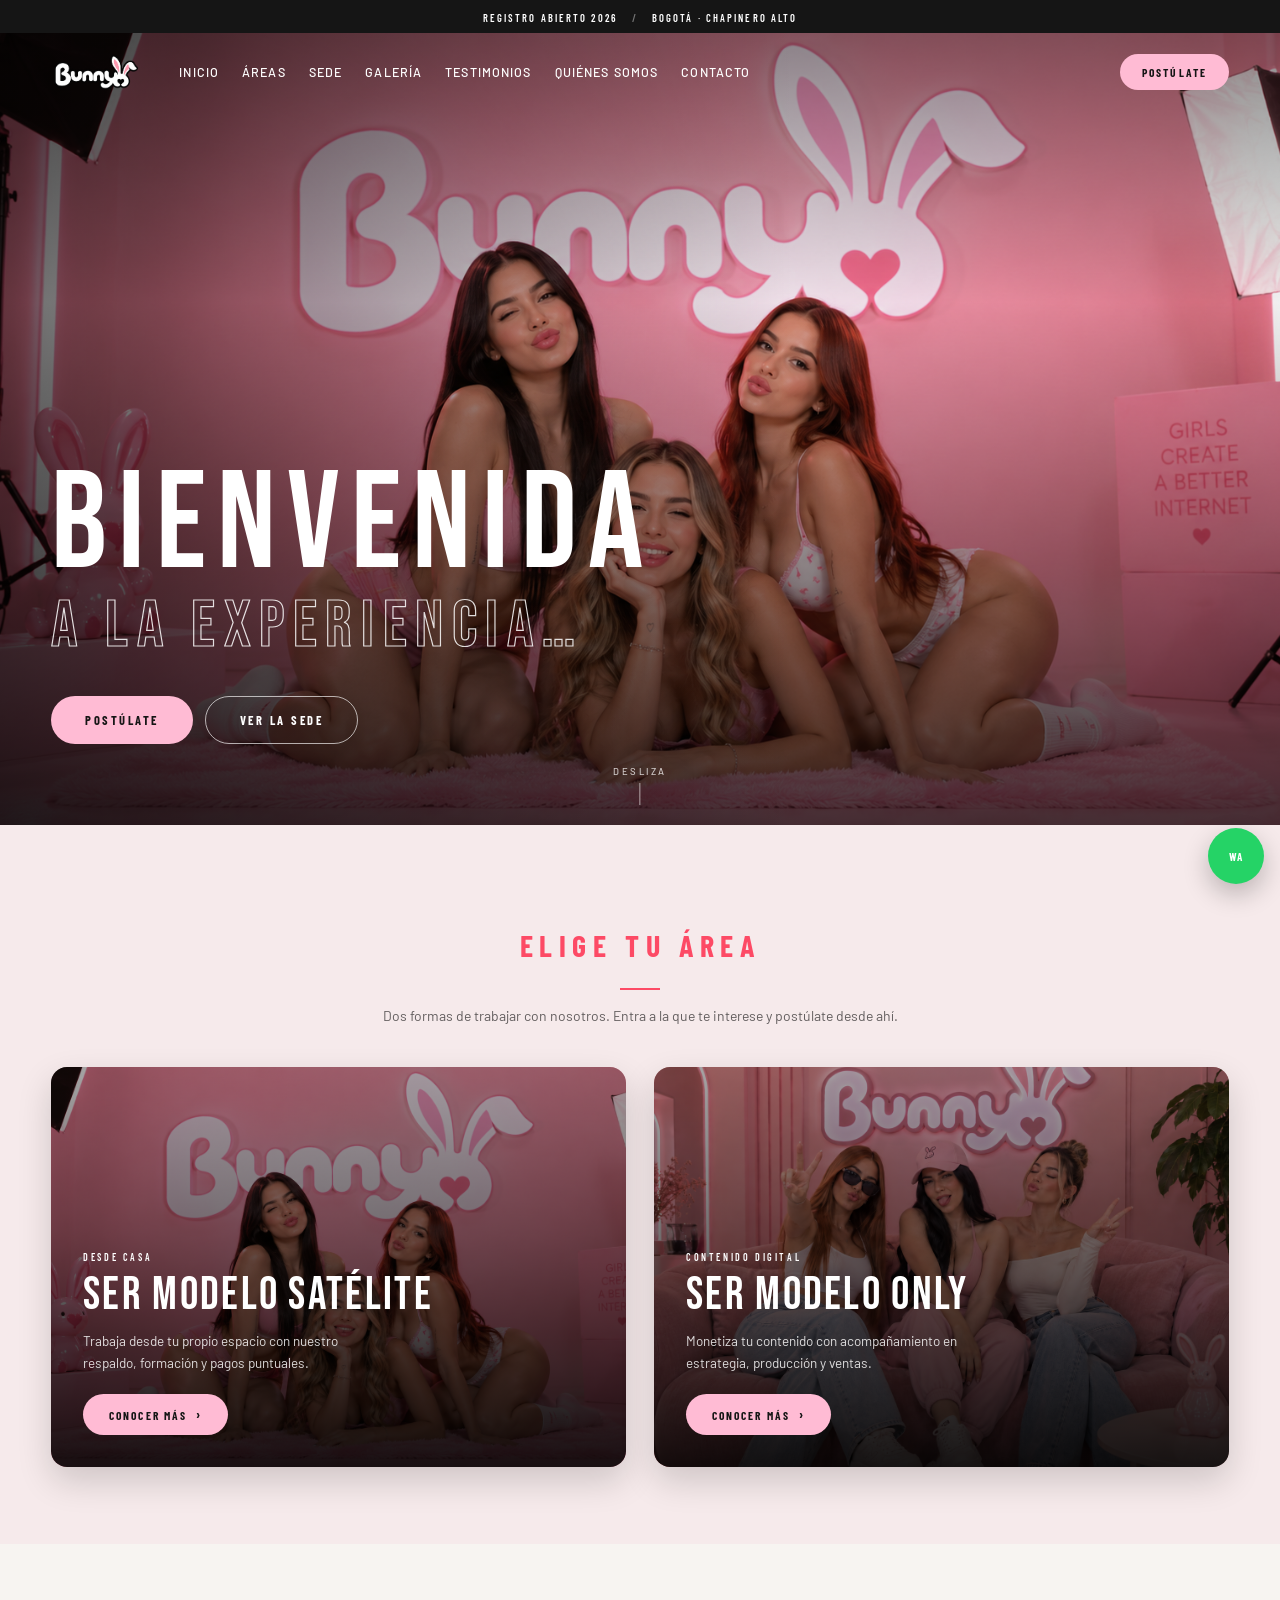
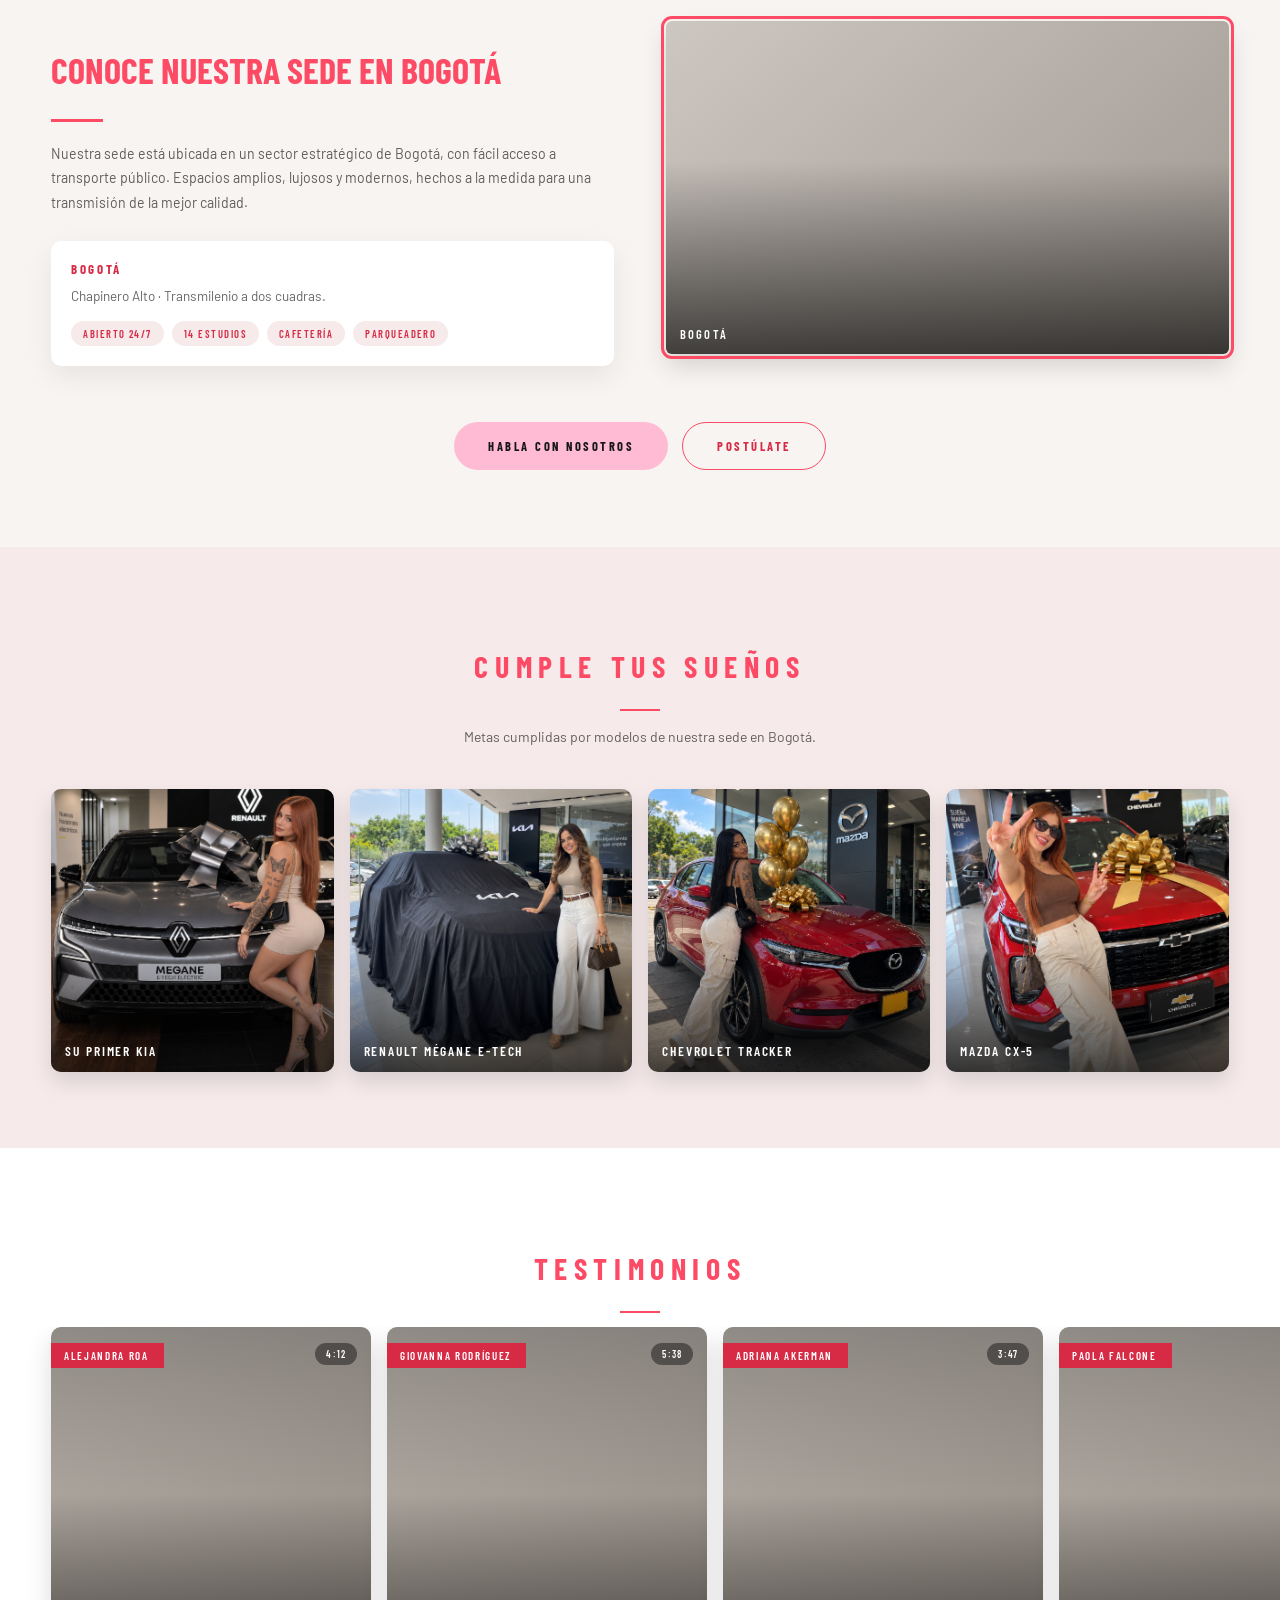
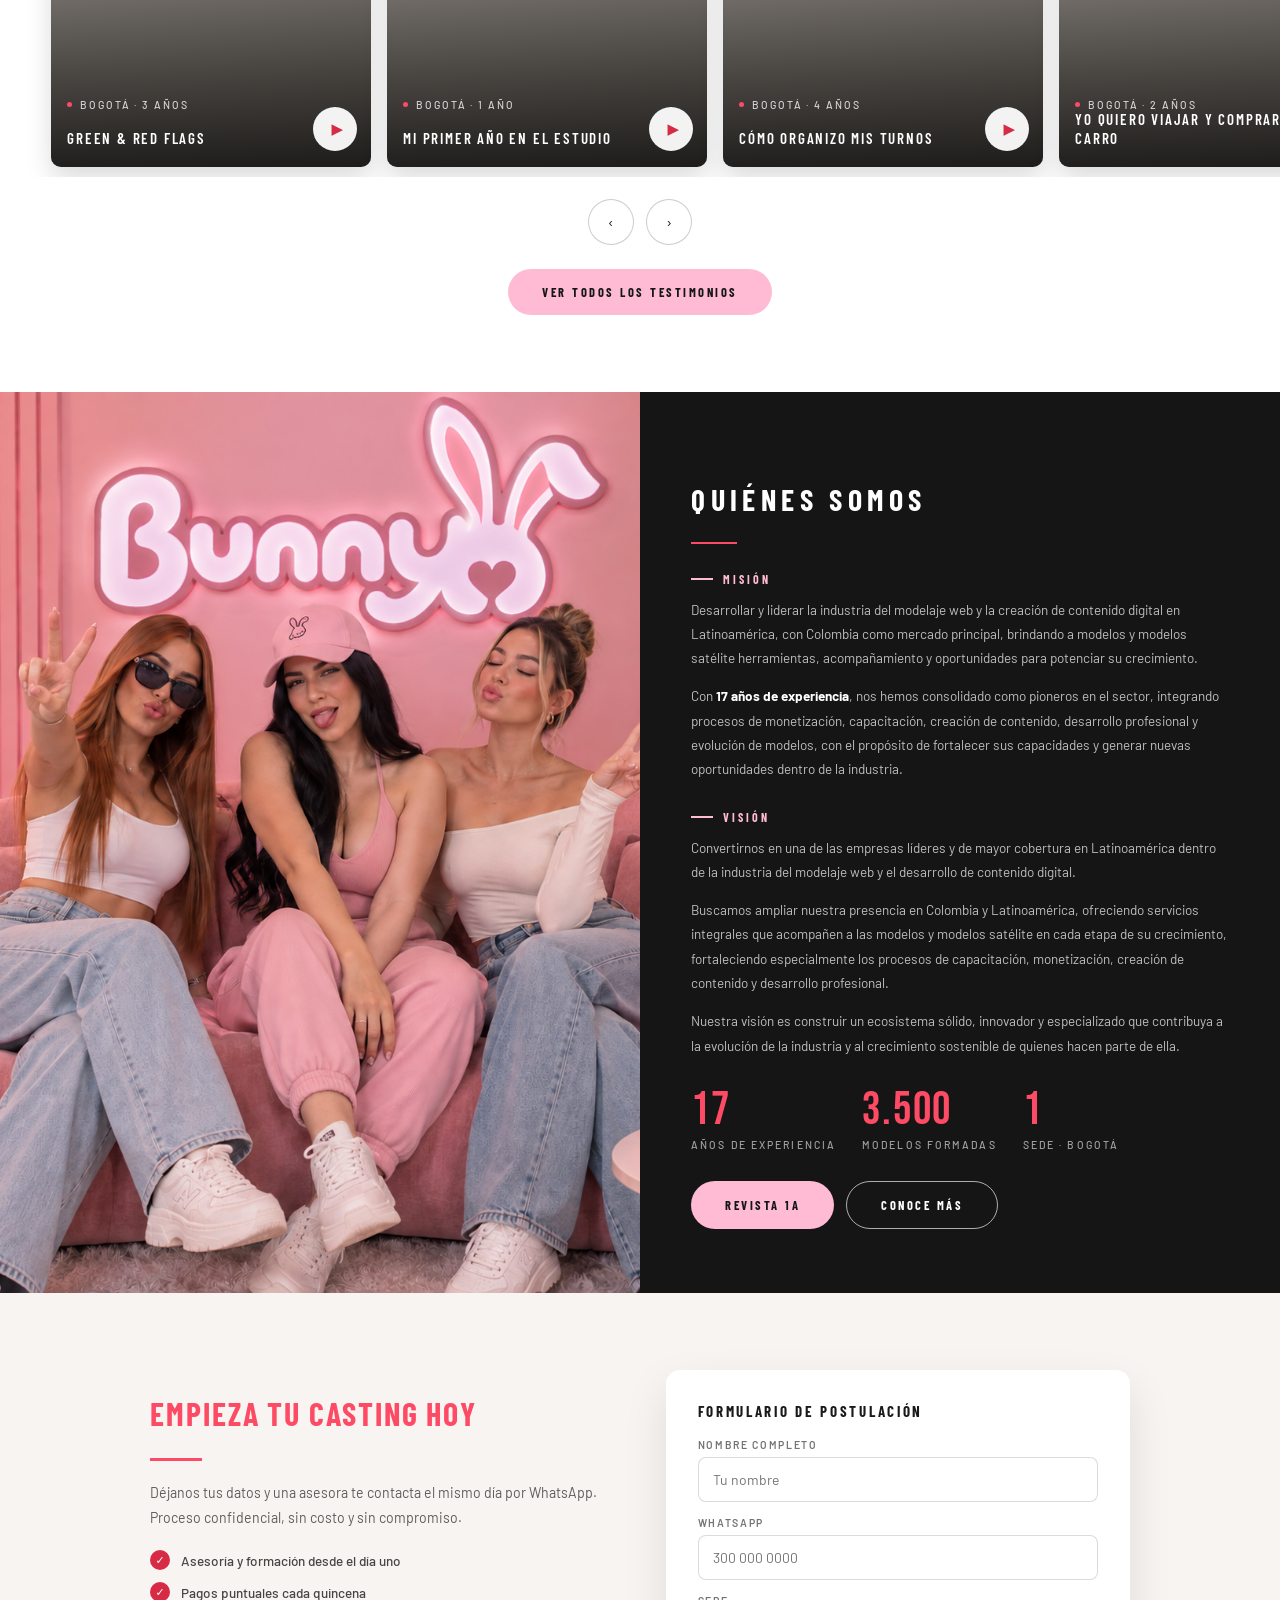
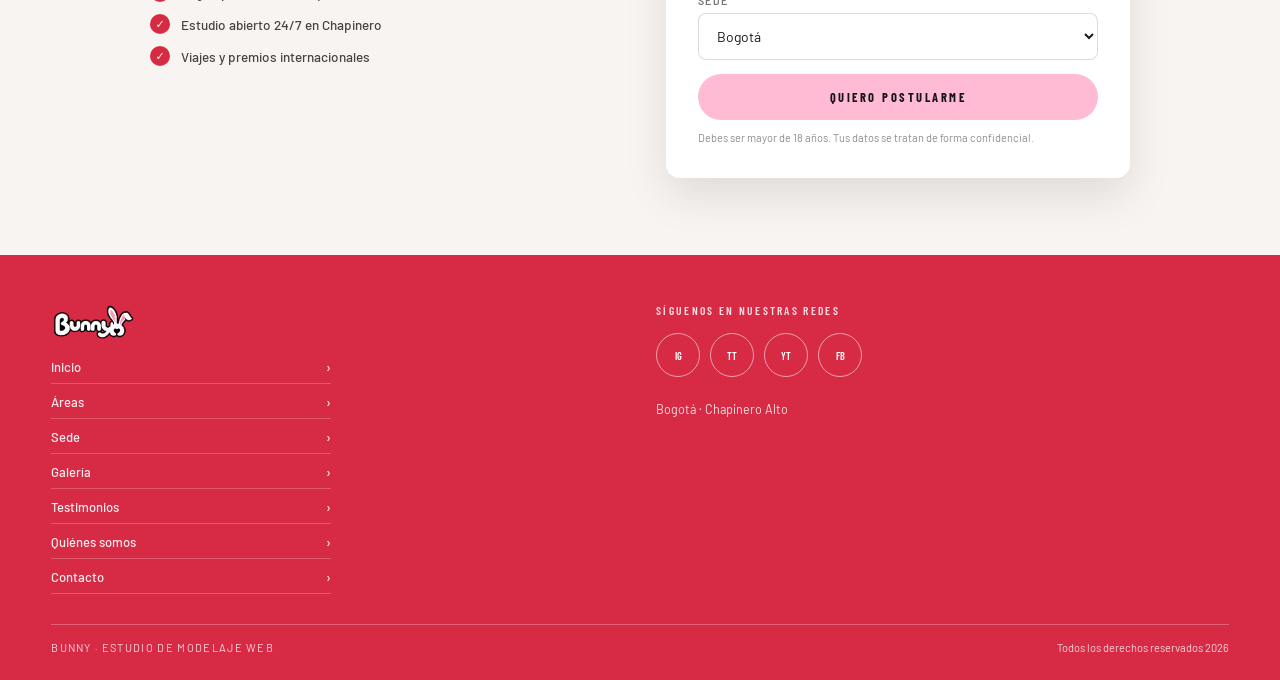
<file: index.html>
<!DOCTYPE html>
<html lang="es">
<head>
<meta charset="utf-8">
<meta name="viewport" content="width=device-width, initial-scale=1">
<title>Bunny · Estudio de modelaje web en Bogotá</title>
<meta name="description" content="Estudio de modelaje web y creación de contenido digital en Bogotá. 17 años de experiencia, formación, acompañamiento y pagos puntuales.">
<link rel="icon" href="assets/img/logo-bunny.png">
<link rel="preconnect" href="https://fonts.googleapis.com">
<link rel="preconnect" href="https://fonts.gstatic.com" crossorigin>
<link href="https://fonts.googleapis.com/css2?family=Bebas+Neue&amp;family=Barlow+Condensed:wght@500;600;700&amp;family=Barlow:wght@400;500;600;700&amp;display=swap" rel="stylesheet">
<link rel="stylesheet" href="css/style.css">
</head>
<body>

<div class="promo">
  <span>Registro abierto 2026</span><span class="sep">/</span><span>Bogotá · Chapinero Alto</span>
</div>

<header class="site-header site-header--overlay">
  <a class="brand" href="index.html"><img src="assets/img/logo-bunny.png" alt="Bunny"></a>
  <nav class="main-nav">
    <a href="#top">Inicio</a>
    <a href="#areas">Áreas</a>
    <a href="#sede">Sede</a>
    <a href="#galeria">Galería</a>
    <a href="testimonios.html">Testimonios</a>
    <a href="#nosotros">Quiénes somos</a>
    <a href="#contacto">Contacto</a>
  </nav>
  <div class="header-actions">
    <button type="button" class="btn btn--sm" data-goto-form>Postúlate</button>
    <button type="button" class="burger" aria-label="Menú" data-open-menu>
      <span></span><span></span><span></span>
    </button>
  </div>
</header>

<div class="drawer" id="drawer">
  <aside class="drawer__panel">
    <div class="drawer__head">
      <img src="assets/img/logo-bunny.png" alt="Bunny">
      <button type="button" class="drawer__close" aria-label="Cerrar" data-close-menu>×</button>
    </div>
    <a href="#top">Inicio<span>›</span></a>
    <a href="#areas">Áreas<span>›</span></a>
    <a href="#sede">Sede<span>›</span></a>
    <a href="#galeria">Galería<span>›</span></a>
    <a href="testimonios.html">Testimonios<span>›</span></a>
    <a href="#nosotros">Quiénes somos<span>›</span></a>
    <a href="#contacto">Contacto<span>›</span></a>
    <button type="button" class="btn" data-goto-form data-close-menu>Postúlate ahora</button>
  </aside>
</div>

<section class="hero" id="top">
  <img class="hero__img" src="assets/img/portada.png" alt="Estudio Bunny en Bogotá">
  <div class="hero__veil"></div>
  <div class="hero__veil2"></div>
  <div class="hero__inner">
    <div class="hero__title">Bienvenida</div>
    <div class="hero__sub">a la experiencia…</div>
    <div class="hero__cta">
      <button type="button" class="btn" data-goto-form>Postúlate</button>
      <a class="btn btn--light" href="#sede">Ver la sede</a>
    </div>
  </div>
  <div class="hero__hint">Desliza<i></i></div>
</section>

<section class="section section--blush" id="areas">
  <h2 class="section-title">Elige tu área</h2>
  <div class="rule"></div>
  <p class="caption">Dos formas de trabajar con nosotros. Entra a la que te interese y postúlate desde ahí.</p>
  <div class="wrap capsules">
    <a class="capsule" href="modelo-satelite.html">
      <img src="assets/img/portada.png" alt="Modelo satélite">
      <span class="capsule__veil"></span>
      <span class="capsule__body">
        <small>Desde casa</small>
        <b>Ser modelo satélite</b>
        <em>Trabaja desde tu propio espacio con nuestro respaldo, formación y pagos puntuales.</em>
        <span class="capsule__go">Conocer más <i>›</i></span>
      </span>
    </a>
    <a class="capsule" href="modelo-only.html">
      <img src="assets/img/quienes-somos.png" alt="Modelo Only">
      <span class="capsule__veil"></span>
      <span class="capsule__body">
        <small>Contenido digital</small>
        <b>Ser modelo Only</b>
        <em>Monetiza tu contenido con acompañamiento en estrategia, producción y ventas.</em>
        <span class="capsule__go">Conocer más <i>›</i></span>
      </span>
    </a>
  </div>
</section>

<section class="section section--cream" id="sede">
  <div class="wrap sede-grid">
    <div>
      <h2 class="sede-head">Conoce nuestra sede en Bogotá</h2>
      <div class="rule rule--left"></div>
      <p class="lead">Nuestra sede está ubicada en un sector estratégico de Bogotá, con fácil acceso a transporte público. Espacios amplios, lujosos y modernos, hechos a la medida para una transmisión de la mejor calidad.</p>
      <div class="sede-card">
        <div class="sede-card__city">Bogotá</div>
        <div class="sede-card__addr">Chapinero Alto · Transmilenio a dos cuadras.</div>
        <div class="tags">
          <span class="tag">Abierto 24/7</span>
          <span class="tag">14 estudios</span>
          <span class="tag">Cafetería</span>
          <span class="tag">Parqueadero</span>
        </div>
      </div>
    </div>
    <div class="sede-photo"><b>Bogotá</b></div>
  </div>
  <div class="wrap center-actions">
    <a class="btn" href="#contacto">Habla con nosotros</a>
    <button type="button" class="btn btn--ghost" data-goto-form>Postúlate</button>
  </div>
</section>

<section class="section section--blush" id="galeria">
  <h2 class="section-title">Cumple tus sueños</h2>
  <div class="rule"></div>
  <p class="caption">Metas cumplidas por modelos de nuestra sede en Bogotá.</p>
  <div class="gallery">
    <button type="button" data-src="assets/img/suenos-1.png" data-title="Su primer Kia">
      <img src="assets/img/suenos-1.png" alt="Su primer Kia">
      <span class="veil"></span><span class="label">Su primer Kia</span>
    </button>
    <button type="button" data-src="assets/img/suenos-3.png" data-title="Renault Mégane E-Tech">
      <img src="assets/img/suenos-3.png" alt="Renault Mégane E-Tech">
      <span class="veil"></span><span class="label">Renault Mégane E-Tech</span>
    </button>
    <button type="button" data-src="assets/img/suenos-5.png" data-title="Chevrolet Tracker">
      <img src="assets/img/suenos-5.png" alt="Chevrolet Tracker">
      <span class="veil"></span><span class="label">Chevrolet Tracker</span>
    </button>
    <button type="button" data-src="assets/img/suenos-6.png" data-title="Mazda CX-5">
      <img src="assets/img/suenos-6.png" alt="Mazda CX-5">
      <span class="veil"></span><span class="label">Mazda CX-5</span>
    </button>
  </div>
</section>

<section class="section" id="testimonios" style="padding-left:0;padding-right:0">
  <h2 class="section-title">Testimonios</h2>
  <div class="rule"></div>
  <div class="rail" id="rail"></div>
  <div class="rail-nav">
    <button type="button" aria-label="Anterior" data-rail="prev">‹</button>
    <button type="button" aria-label="Siguiente" data-rail="next">›</button>
  </div>
  <div class="center-actions" style="margin-top:24px">
    <a class="btn" href="testimonios.html">Ver todos los testimonios</a>
  </div>
</section>

<section class="about" id="nosotros">
  <div class="about__media">
    <img src="assets/img/quienes-somos.png" alt="Equipo Bunny">
  </div>
  <div class="about__body">
    <h2 class="about__title">Quiénes somos</h2>
    <div class="rule"></div>
    <div class="kicker"><i></i><span>Misión</span></div>
    <p>Desarrollar y liderar la industria del modelaje web y la creación de contenido digital en Latinoamérica, con Colombia como mercado principal, brindando a modelos y modelos satélite herramientas, acompañamiento y oportunidades para potenciar su crecimiento.</p>
    <p>Con <b>17 años de experiencia</b>, nos hemos consolidado como pioneros en el sector, integrando procesos de monetización, capacitación, creación de contenido, desarrollo profesional y evolución de modelos, con el propósito de fortalecer sus capacidades y generar nuevas oportunidades dentro de la industria.</p>
    <div class="kicker"><i></i><span>Visión</span></div>
    <p>Convertirnos en una de las empresas líderes y de mayor cobertura en Latinoamérica dentro de la industria del modelaje web y el desarrollo de contenido digital.</p>
    <p>Buscamos ampliar nuestra presencia en Colombia y Latinoamérica, ofreciendo servicios integrales que acompañen a las modelos y modelos satélite en cada etapa de su crecimiento, fortaleciendo especialmente los procesos de capacitación, monetización, creación de contenido y desarrollo profesional.</p>
    <p>Nuestra visión es construir un ecosistema sólido, innovador y especializado que contribuya a la evolución de la industria y al crecimiento sostenible de quienes hacen parte de ella.</p>
    <div class="stats">
      <div><div class="n">17</div><div class="l">Años de experiencia</div></div>
      <div><div class="n">3.500</div><div class="l">Modelos formadas</div></div>
      <div><div class="n">1</div><div class="l">Sede · Bogotá</div></div>
    </div>
    <div class="about__actions">
      <button type="button" class="btn" data-goto-form>Revista 1A</button>
      <a class="btn btn--light" href="#contacto">Conoce más</a>
    </div>
  </div>
</section>

<section class="section section--cream" id="contacto">
  <div class="contact-grid">
    <div>
      <h2 class="contact-head">Empieza tu casting hoy</h2>
      <div class="rule rule--left"></div>
      <p class="lead" style="margin-bottom:20px">Déjanos tus datos y una asesora te contacta el mismo día por WhatsApp. Proceso confidencial, sin costo y sin compromiso.</p>
      <div class="perks">
        <div><i>✓</i>Asesoría y formación desde el día uno</div>
        <div><i>✓</i>Pagos puntuales cada quincena</div>
        <div><i>✓</i>Estudio abierto 24/7 en Chapinero</div>
        <div><i>✓</i>Viajes y premios internacionales</div>
      </div>
    </div>

    <div class="form-card" id="form-card">
      <div id="form-fields">
        <h3>Formulario de postulación</h3>
        <label class="field">
          <span>Nombre completo</span>
          <input type="text" id="f-nombre" placeholder="Tu nombre" autocomplete="name">
        </label>
        <label class="field">
          <span>WhatsApp</span>
          <input type="tel" id="f-tel" placeholder="300 000 0000" autocomplete="tel">
        </label>
        <label class="field">
          <span>Sede</span>
          <select id="f-sede"><option>Bogotá</option></select>
        </label>
        <div class="form-error hidden" id="form-error"></div>
        <button type="button" class="btn btn--block" id="f-submit">Quiero postularme</button>
        <div class="fineprint">Debes ser mayor de 18 años. Tus datos se tratan de forma confidencial.</div>
      </div>
      <div class="form-ok hidden" id="form-ok">
        <div class="check">✓</div>
        <h3>¡Recibido, <span id="ok-name">modelo</span>!</h3>
        <p>Una asesora de la sede Bogotá te escribirá por WhatsApp en las próximas horas.</p>
        <button type="button" class="btn btn--ghost" id="f-again">Enviar otro</button>
      </div>
    </div>
  </div>
</section>

<footer class="site-footer">
  <div class="footer-grid">
    <div>
      <img src="assets/img/logo-bunny.png" alt="Bunny">
      <div class="footer-links">
        <a href="#top">Inicio<span>›</span></a>
        <a href="#areas">Áreas<span>›</span></a>
    <a href="#sede">Sede<span>›</span></a>
        <a href="#galeria">Galería<span>›</span></a>
        <a href="testimonios.html">Testimonios<span>›</span></a>
        <a href="#nosotros">Quiénes somos<span>›</span></a>
        <a href="#contacto">Contacto<span>›</span></a>
      </div>
    </div>
    <div>
      <div class="footer-label">Síguenos en nuestras redes</div>
      <div class="social">
        <a href="#top" aria-label="Instagram">IG</a>
        <a href="#top" aria-label="TikTok">TT</a>
        <a href="#top" aria-label="YouTube">YT</a>
        <a href="#top" aria-label="Facebook">FB</a>
      </div>
      <div class="footer-note">Bogotá · Chapinero Alto</div>
    </div>
  </div>
  <div class="footer-bottom">
    <span class="up">Bunny · Estudio de modelaje web</span>
    <span>Todos los derechos reservados <span data-year>2026</span></span>
  </div>
</footer>

<div class="floats">
  <button type="button" class="to-top" aria-label="Volver arriba">↑</button>
  <a class="wa" href="#contacto" aria-label="WhatsApp">WA</a>
</div>

<div class="lightbox" id="lightbox">
  <div class="lightbox__frame">
    <img id="lightbox-img" alt="">
    <span class="lightbox__count" id="lightbox-count"></span>
  </div>
  <div class="lightbox__bar">
    <button type="button" class="round-btn" aria-label="Anterior" data-lb="prev">‹</button>
    <div class="lightbox__title" id="lightbox-title"></div>
    <button type="button" class="round-btn" aria-label="Siguiente" data-lb="next">›</button>
  </div>
  <button type="button" class="lightbox__close" aria-label="Cerrar" data-lb="close">×</button>
</div>

<script src="js/data-testimonios.js"></script>
<script src="js/main.js"></script>
<script src="js/home.js"></script>
</body>
</html>
</file>
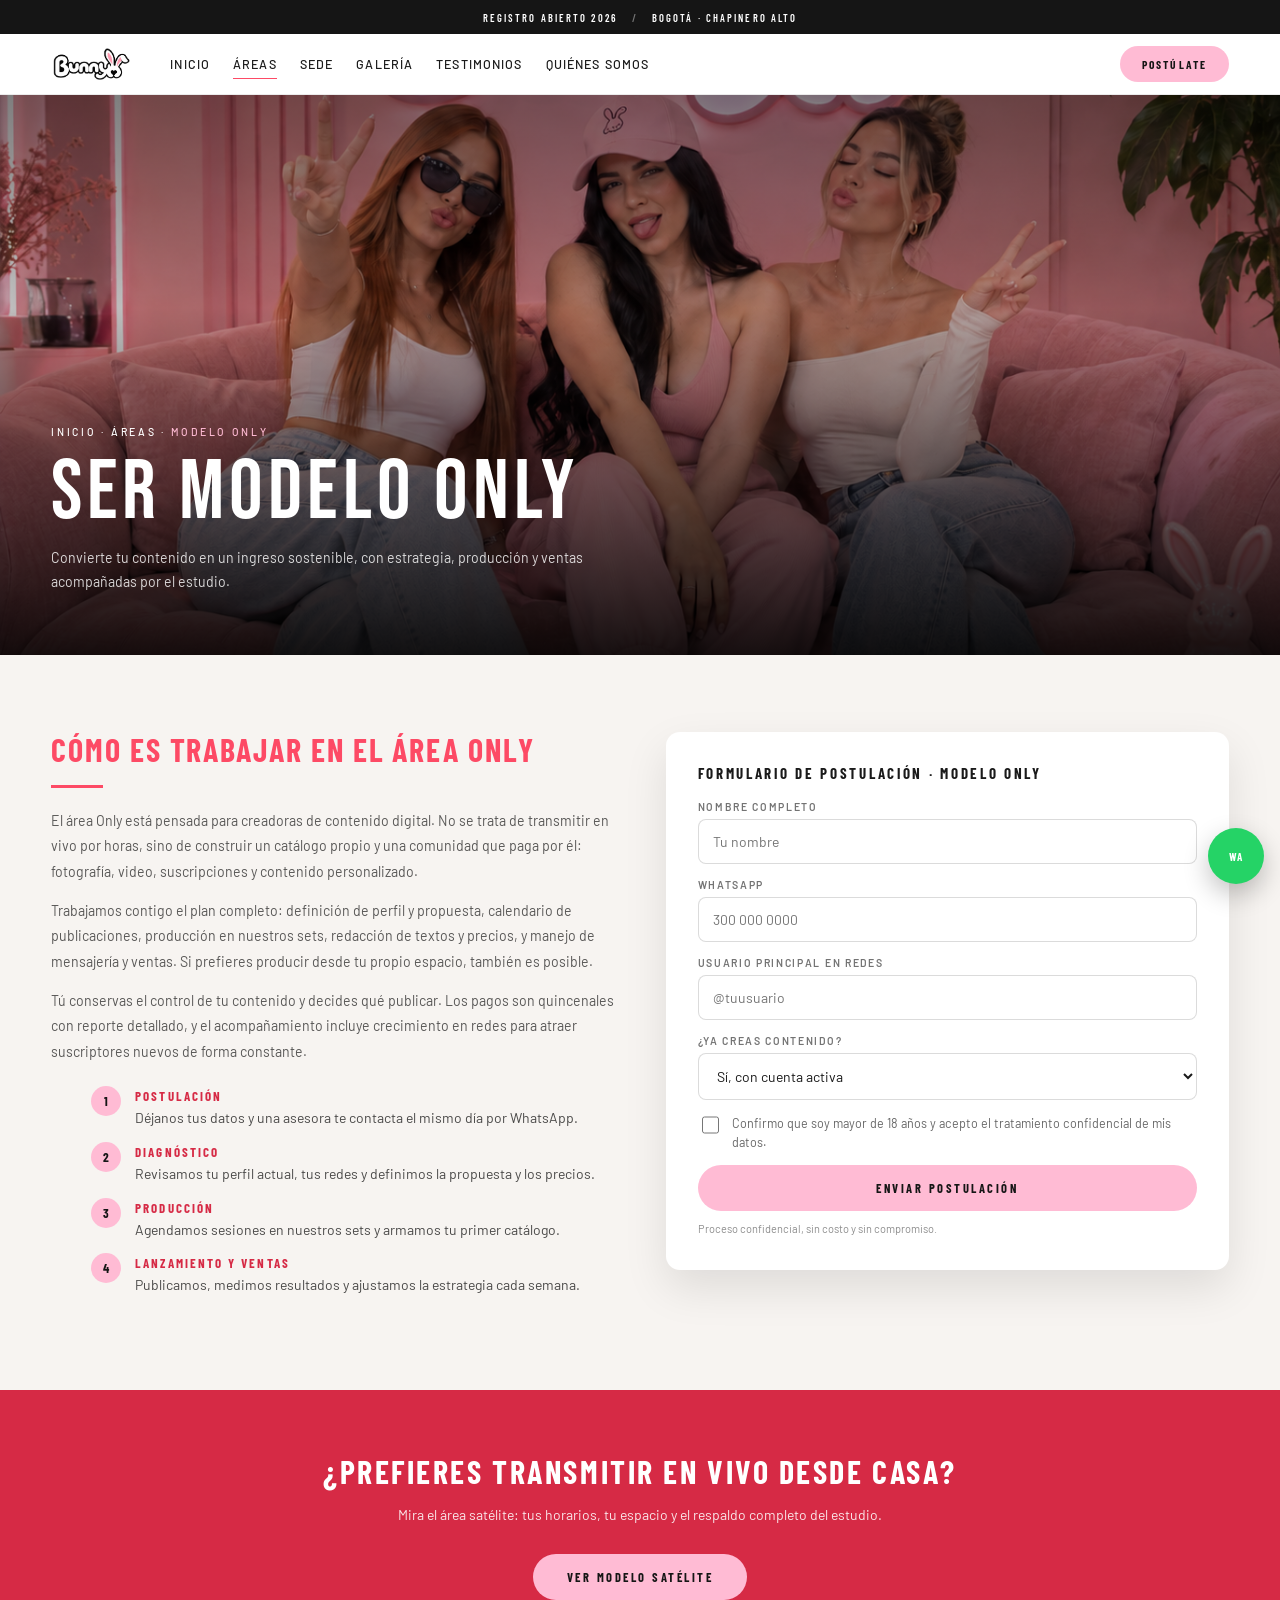
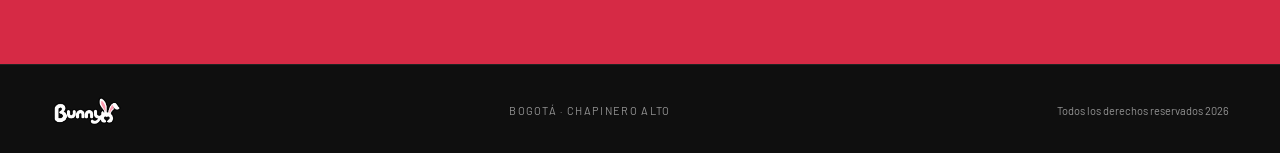
<file: modelo-only.html>
<!DOCTYPE html>
<html lang="es">
<head>
<meta charset="utf-8">
<meta name="viewport" content="width=device-width, initial-scale=1">
<title>Ser modelo Only · Bunny</title>
<meta name="description" content="Monetiza tu contenido digital como modelo Only con acompañamiento en estrategia, producción y ventas.">
<link rel="icon" href="assets/img/logo-bunny.png">
<link rel="preconnect" href="https://fonts.googleapis.com">
<link rel="preconnect" href="https://fonts.gstatic.com" crossorigin>
<link href="https://fonts.googleapis.com/css2?family=Bebas+Neue&amp;family=Barlow+Condensed:wght@500;600;700&amp;family=Barlow:wght@400;500;600;700&amp;display=swap" rel="stylesheet">
<link rel="stylesheet" href="css/style.css">
</head>
<body data-area="Modelo Only">

<div class="promo">
  <span>Registro abierto 2026</span><span class="sep">/</span><span>Bogotá · Chapinero Alto</span>
</div>

<header class="site-header site-header--solid">
  <a class="brand" href="index.html"><img src="assets/img/logo-bunny.png" alt="Bunny"></a>
  <nav class="main-nav">
    <a href="index.html#top">Inicio</a>
    <a href="index.html#areas" class="is-active">Áreas</a>
    <a href="index.html#sede">Sede</a>
    <a href="index.html#galeria">Galería</a>
    <a href="testimonios.html">Testimonios</a>
    <a href="index.html#nosotros">Quiénes somos</a>
  </nav>
  <div class="header-actions">
    <a class="btn btn--sm" href="#postulacion">Postúlate</a>
    <button type="button" class="burger" aria-label="Menú" data-open-menu>
      <span></span><span></span><span></span>
    </button>
  </div>
</header>

<div class="drawer" id="drawer">
  <aside class="drawer__panel">
    <div class="drawer__head">
      <img src="assets/img/logo-bunny.png" alt="Bunny">
      <button type="button" class="drawer__close" aria-label="Cerrar" data-close-menu>×</button>
    </div>
    <a href="index.html#top">Inicio<span>›</span></a>
    <a href="index.html#areas">Áreas<span>›</span></a>
    <a href="modelo-satelite.html">Ser modelo satélite<span>›</span></a>
    <a href="index.html#sede">Sede<span>›</span></a>
    <a href="testimonios.html">Testimonios<span>›</span></a>
    <a href="index.html#nosotros">Quiénes somos<span>›</span></a>
    <a class="btn" href="#postulacion">Postúlate ahora</a>
  </aside>
</div>

<section class="area-hero">
  <img src="assets/img/quienes-somos.png" alt="Modelo Only">
  <div class="area-hero__veil"></div>
  <div class="area-hero__inner">
    <div class="crumbs">
      <a href="index.html">Inicio</a> · <a href="index.html#areas">Áreas</a> · <span class="here">Modelo Only</span>
    </div>
    <h1>Ser modelo Only</h1>
    <p>Convierte tu contenido en un ingreso sostenible, con estrategia, producción y ventas acompañadas por el estudio.</p>
  </div>
</section>

<section class="section section--cream">
  <div class="area-grid">
    <div>
      <h2>Cómo es trabajar en el área Only</h2>
      <div class="rule rule--left"></div>
      <p>El área Only está pensada para creadoras de contenido digital. No se trata de transmitir en vivo por horas, sino de construir un catálogo propio y una comunidad que paga por él: fotografía, video, suscripciones y contenido personalizado.</p>
      <p>Trabajamos contigo el plan completo: definición de perfil y propuesta, calendario de publicaciones, producción en nuestros sets, redacción de textos y precios, y manejo de mensajería y ventas. Si prefieres producir desde tu propio espacio, también es posible.</p>
      <p>Tú conservas el control de tu contenido y decides qué publicar. Los pagos son quincenales con reporte detallado, y el acompañamiento incluye crecimiento en redes para atraer suscriptores nuevos de forma constante.</p>
      <ol class="steps">
        <li><b>Postulación</b>Déjanos tus datos y una asesora te contacta el mismo día por WhatsApp.</li>
        <li><b>Diagnóstico</b>Revisamos tu perfil actual, tus redes y definimos la propuesta y los precios.</li>
        <li><b>Producción</b>Agendamos sesiones en nuestros sets y armamos tu primer catálogo.</li>
        <li><b>Lanzamiento y ventas</b>Publicamos, medimos resultados y ajustamos la estrategia cada semana.</li>
      </ol>
    </div>

    <div class="form-card" id="postulacion">
      <div id="form-fields">
        <h3>Formulario de postulación · modelo Only</h3>
        <label class="field">
          <span>Nombre completo</span>
          <input type="text" id="f-nombre" placeholder="Tu nombre" autocomplete="name">
        </label>
        <label class="field">
          <span>WhatsApp</span>
          <input type="tel" id="f-tel" placeholder="300 000 0000" autocomplete="tel">
        </label>
        <label class="field">
          <span>Usuario principal en redes</span>
          <input type="text" id="f-red" placeholder="@tuusuario">
        </label>
        <label class="field">
          <span>¿Ya creas contenido?</span>
          <select id="f-nivel">
            <option>Sí, con cuenta activa</option>
            <option>Empecé hace poco</option>
            <option>Todavía no, quiero comenzar</option>
          </select>
        </label>
        <label class="field" style="flex-direction:row;align-items:flex-start;gap:10px">
          <input type="checkbox" id="f-edad" style="width:18px;height:18px;margin-top:2px;accent-color:#FD4A65">
          <span style="letter-spacing:0;text-transform:none;font:400 12.5px/1.5 Barlow,sans-serif;color:rgba(0,0,0,.6)">Confirmo que soy mayor de 18 años y acepto el tratamiento confidencial de mis datos.</span>
        </label>
        <div class="form-error hidden" id="form-error"></div>
        <button type="button" class="btn btn--block" id="f-submit">Enviar postulación</button>
        <div class="fineprint">Proceso confidencial, sin costo y sin compromiso.</div>
      </div>
      <div class="form-ok hidden" id="form-ok">
        <div class="check">✓</div>
        <h3>¡Recibido, <span id="ok-name">modelo</span>!</h3>
        <p>Una asesora del área Only te escribirá por WhatsApp en las próximas horas.</p>
        <button type="button" class="btn btn--ghost" id="f-again">Enviar otra</button>
      </div>
    </div>
  </div>
</section>

<section class="band">
  <h2>¿Prefieres transmitir en vivo desde casa?</h2>
  <p>Mira el área satélite: tus horarios, tu espacio y el respaldo completo del estudio.</p>
  <a class="btn" href="modelo-satelite.html">Ver modelo satélite</a>
</section>

<footer class="site-footer site-footer--dark">
  <div class="footer-bottom">
    <a class="brand" href="index.html"><img src="assets/img/logo-bunny.png" alt="Bunny" style="height:32px"></a>
    <span class="up">Bogotá · Chapinero Alto</span>
    <span>Todos los derechos reservados <span data-year>2026</span></span>
  </div>
</footer>

<div class="floats">
  <button type="button" class="to-top" aria-label="Volver arriba">↑</button>
  <a class="wa" href="#postulacion" aria-label="WhatsApp">WA</a>
</div>

<script src="js/main.js"></script>
<script src="js/area.js"></script>
</body>
</html>
</file>
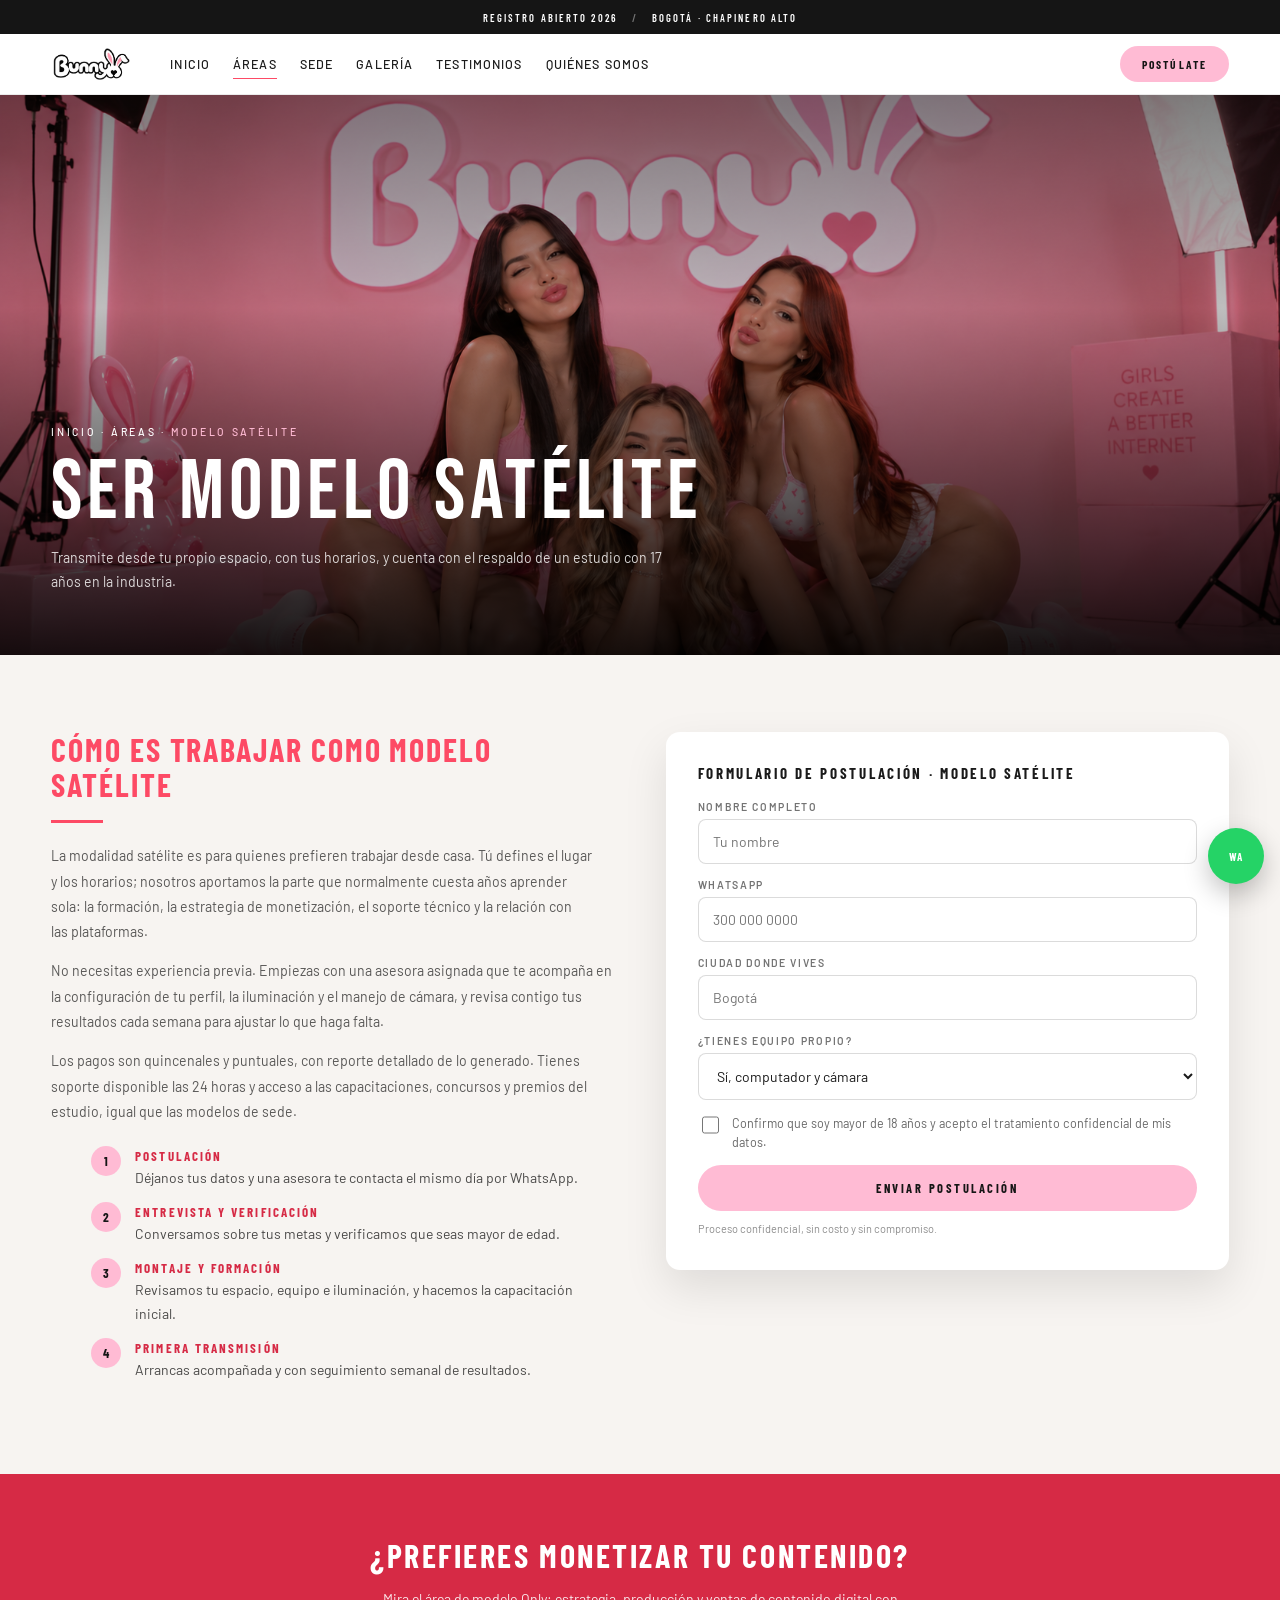
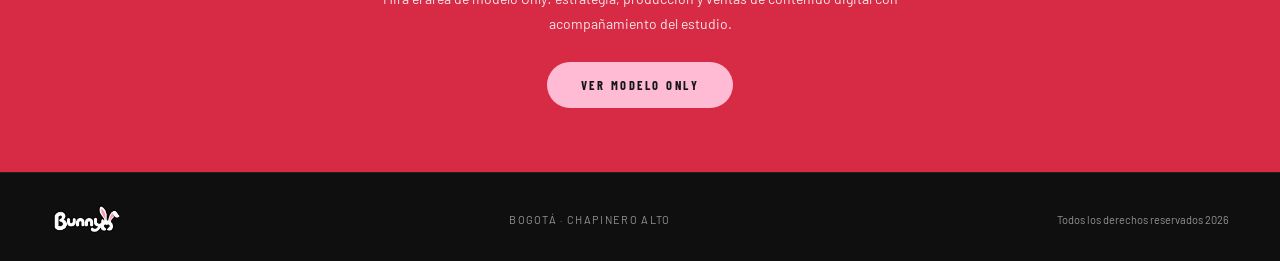
<file: modelo-satelite.html>
<!DOCTYPE html>
<html lang="es">
<head>
<meta charset="utf-8">
<meta name="viewport" content="width=device-width, initial-scale=1">
<title>Ser modelo satélite · Bunny</title>
<meta name="description" content="Trabaja como modelo satélite desde tu propio espacio con el respaldo, la formación y los pagos puntuales de Bunny.">
<link rel="icon" href="assets/img/logo-bunny.png">
<link rel="preconnect" href="https://fonts.googleapis.com">
<link rel="preconnect" href="https://fonts.gstatic.com" crossorigin>
<link href="https://fonts.googleapis.com/css2?family=Bebas+Neue&amp;family=Barlow+Condensed:wght@500;600;700&amp;family=Barlow:wght@400;500;600;700&amp;display=swap" rel="stylesheet">
<link rel="stylesheet" href="css/style.css">
</head>
<body data-area="Modelo satélite">

<div class="promo">
  <span>Registro abierto 2026</span><span class="sep">/</span><span>Bogotá · Chapinero Alto</span>
</div>

<header class="site-header site-header--solid">
  <a class="brand" href="index.html"><img src="assets/img/logo-bunny.png" alt="Bunny"></a>
  <nav class="main-nav">
    <a href="index.html#top">Inicio</a>
    <a href="index.html#areas" class="is-active">Áreas</a>
    <a href="index.html#sede">Sede</a>
    <a href="index.html#galeria">Galería</a>
    <a href="testimonios.html">Testimonios</a>
    <a href="index.html#nosotros">Quiénes somos</a>
  </nav>
  <div class="header-actions">
    <a class="btn btn--sm" href="#postulacion">Postúlate</a>
    <button type="button" class="burger" aria-label="Menú" data-open-menu>
      <span></span><span></span><span></span>
    </button>
  </div>
</header>

<div class="drawer" id="drawer">
  <aside class="drawer__panel">
    <div class="drawer__head">
      <img src="assets/img/logo-bunny.png" alt="Bunny">
      <button type="button" class="drawer__close" aria-label="Cerrar" data-close-menu>×</button>
    </div>
    <a href="index.html#top">Inicio<span>›</span></a>
    <a href="index.html#areas">Áreas<span>›</span></a>
    <a href="modelo-only.html">Ser modelo Only<span>›</span></a>
    <a href="index.html#sede">Sede<span>›</span></a>
    <a href="testimonios.html">Testimonios<span>›</span></a>
    <a href="index.html#nosotros">Quiénes somos<span>›</span></a>
    <a class="btn" href="#postulacion">Postúlate ahora</a>
  </aside>
</div>

<section class="area-hero">
  <img src="assets/img/portada.png" alt="Modelo satélite">
  <div class="area-hero__veil"></div>
  <div class="area-hero__inner">
    <div class="crumbs">
      <a href="index.html">Inicio</a> · <a href="index.html#areas">Áreas</a> · <span class="here">Modelo satélite</span>
    </div>
    <h1>Ser modelo satélite</h1>
    <p>Transmite desde tu propio espacio, con tus horarios, y cuenta con el respaldo de un estudio con 17 años en la industria.</p>
  </div>
</section>

<section class="section section--cream">
  <div class="area-grid">
    <div>
      <h2>Cómo es trabajar como modelo satélite</h2>
      <div class="rule rule--left"></div>
      <p>La modalidad satélite es para quienes prefieren trabajar desde casa. Tú defines el lugar y los horarios; nosotros aportamos la parte que normalmente cuesta años aprender sola: la formación, la estrategia de monetización, el soporte técnico y la relación con las plataformas.</p>
      <p>No necesitas experiencia previa. Empiezas con una asesora asignada que te acompaña en la configuración de tu perfil, la iluminación y el manejo de cámara, y revisa contigo tus resultados cada semana para ajustar lo que haga falta.</p>
      <p>Los pagos son quincenales y puntuales, con reporte detallado de lo generado. Tienes soporte disponible las 24 horas y acceso a las capacitaciones, concursos y premios del estudio, igual que las modelos de sede.</p>
      <ol class="steps">
        <li><b>Postulación</b>Déjanos tus datos y una asesora te contacta el mismo día por WhatsApp.</li>
        <li><b>Entrevista y verificación</b>Conversamos sobre tus metas y verificamos que seas mayor de edad.</li>
        <li><b>Montaje y formación</b>Revisamos tu espacio, equipo e iluminación, y hacemos la capacitación inicial.</li>
        <li><b>Primera transmisión</b>Arrancas acompañada y con seguimiento semanal de resultados.</li>
      </ol>
    </div>

    <div class="form-card" id="postulacion">
      <div id="form-fields">
        <h3>Formulario de postulación · modelo satélite</h3>
        <label class="field">
          <span>Nombre completo</span>
          <input type="text" id="f-nombre" placeholder="Tu nombre" autocomplete="name">
        </label>
        <label class="field">
          <span>WhatsApp</span>
          <input type="tel" id="f-tel" placeholder="300 000 0000" autocomplete="tel">
        </label>
        <label class="field">
          <span>Ciudad donde vives</span>
          <input type="text" id="f-ciudad" placeholder="Bogotá" autocomplete="address-level2">
        </label>
        <label class="field">
          <span>¿Tienes equipo propio?</span>
          <select id="f-equipo">
            <option>Sí, computador y cámara</option>
            <option>Solo computador</option>
            <option>Todavía no</option>
          </select>
        </label>
        <label class="field" style="flex-direction:row;align-items:flex-start;gap:10px">
          <input type="checkbox" id="f-edad" style="width:18px;height:18px;margin-top:2px;accent-color:#FD4A65">
          <span style="letter-spacing:0;text-transform:none;font:400 12.5px/1.5 Barlow,sans-serif;color:rgba(0,0,0,.6)">Confirmo que soy mayor de 18 años y acepto el tratamiento confidencial de mis datos.</span>
        </label>
        <div class="form-error hidden" id="form-error"></div>
        <button type="button" class="btn btn--block" id="f-submit">Enviar postulación</button>
        <div class="fineprint">Proceso confidencial, sin costo y sin compromiso.</div>
      </div>
      <div class="form-ok hidden" id="form-ok">
        <div class="check">✓</div>
        <h3>¡Recibido, <span id="ok-name">modelo</span>!</h3>
        <p>Una asesora del área satélite te escribirá por WhatsApp en las próximas horas.</p>
        <button type="button" class="btn btn--ghost" id="f-again">Enviar otra</button>
      </div>
    </div>
  </div>
</section>

<section class="band">
  <h2>¿Prefieres monetizar tu contenido?</h2>
  <p>Mira el área de modelo Only: estrategia, producción y ventas de contenido digital con acompañamiento del estudio.</p>
  <a class="btn" href="modelo-only.html">Ver modelo Only</a>
</section>

<footer class="site-footer site-footer--dark">
  <div class="footer-bottom">
    <a class="brand" href="index.html"><img src="assets/img/logo-bunny.png" alt="Bunny" style="height:32px"></a>
    <span class="up">Bogotá · Chapinero Alto</span>
    <span>Todos los derechos reservados <span data-year>2026</span></span>
  </div>
</footer>

<div class="floats">
  <button type="button" class="to-top" aria-label="Volver arriba">↑</button>
  <a class="wa" href="#postulacion" aria-label="WhatsApp">WA</a>
</div>

<script src="js/main.js"></script>
<script src="js/area.js"></script>
</body>
</html>
</file>
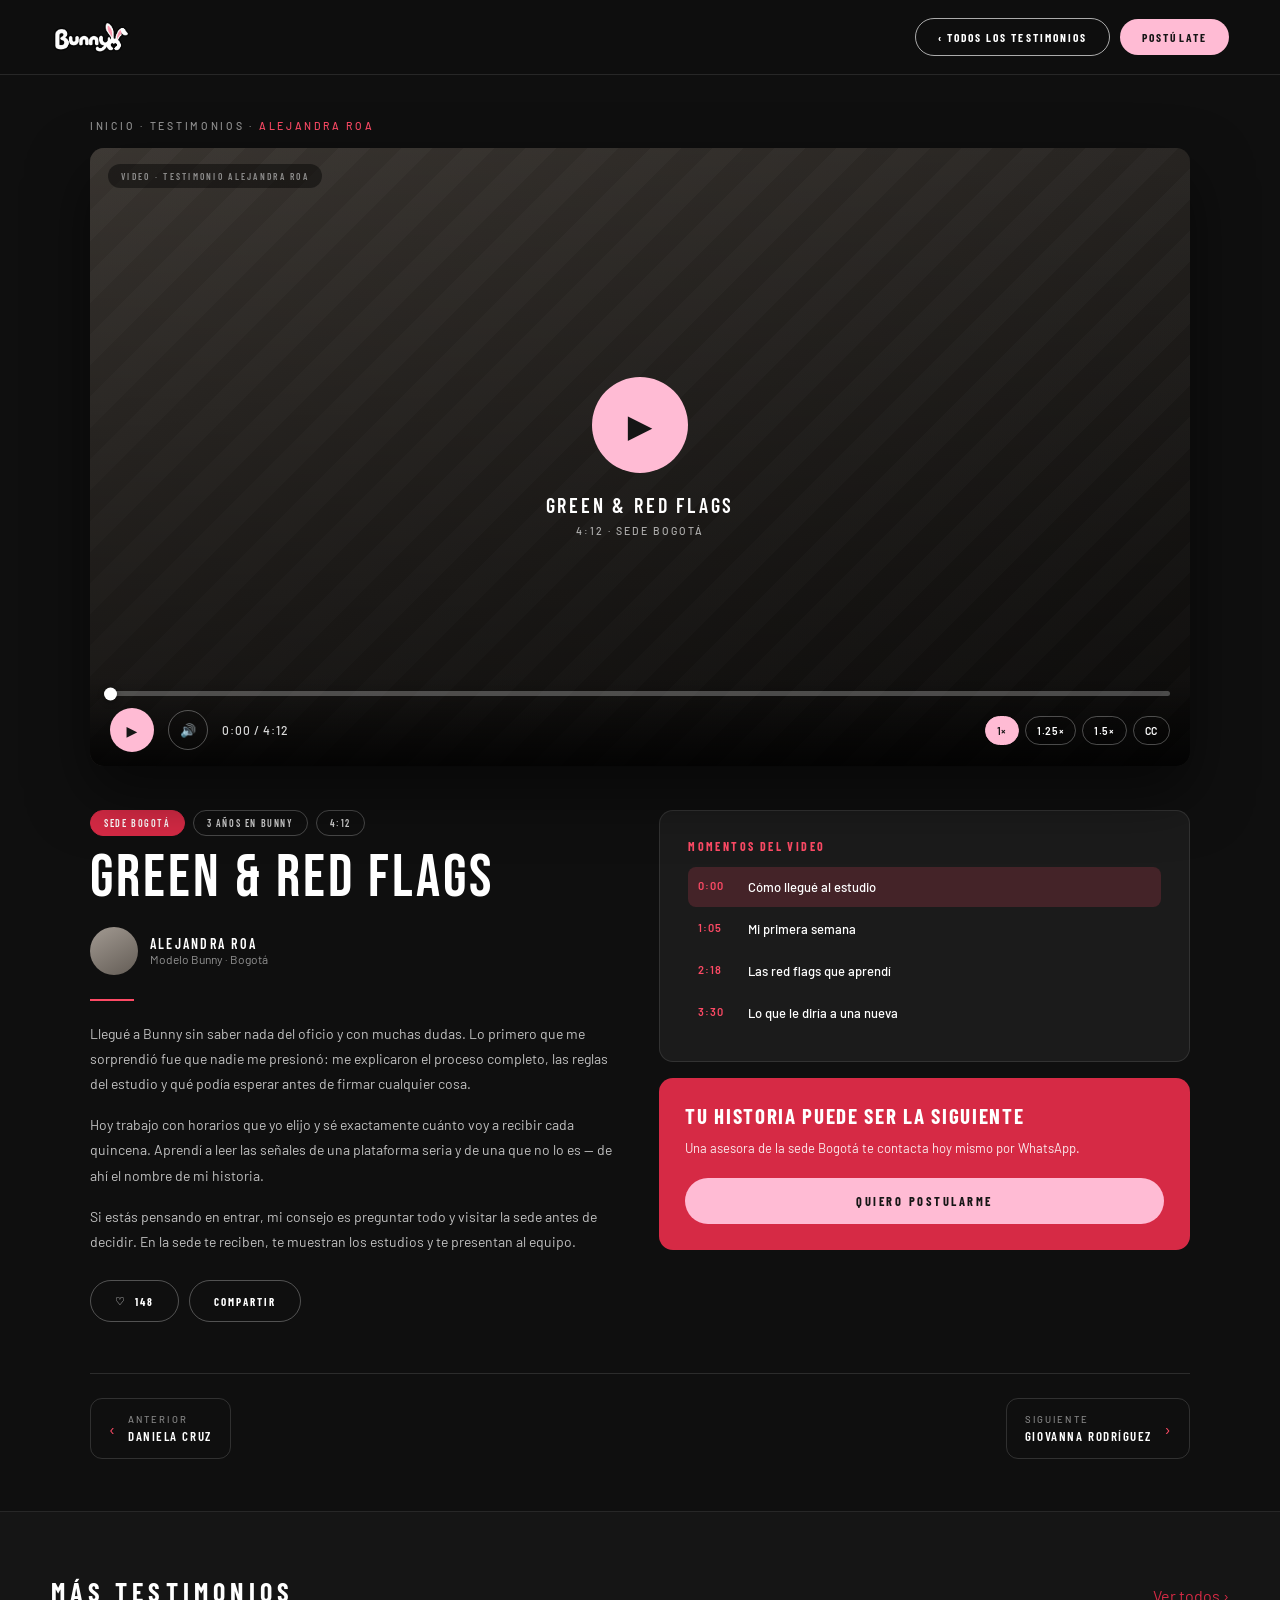
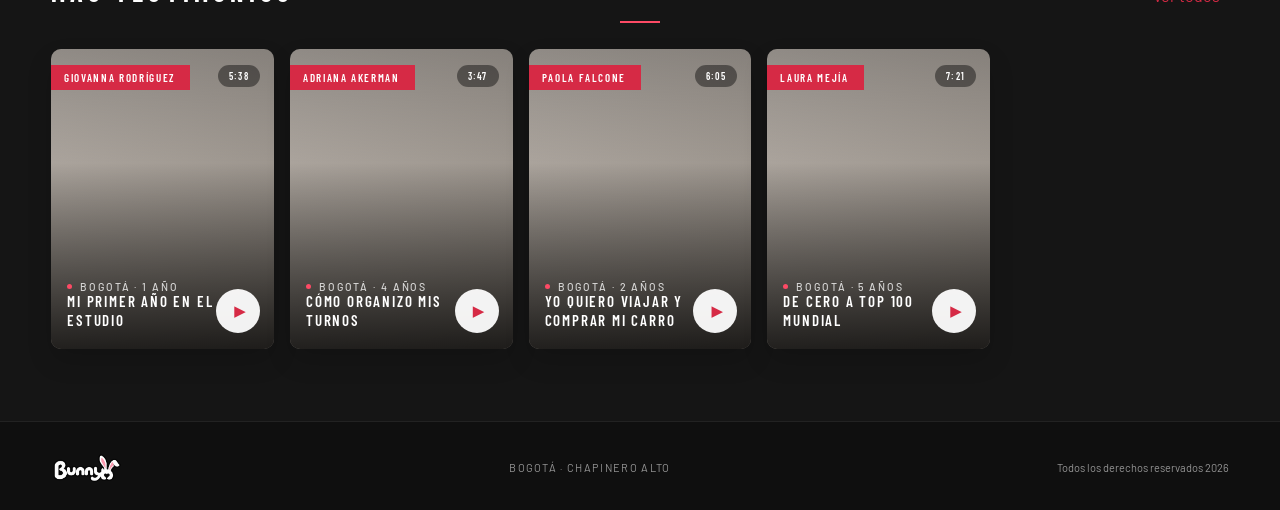
<file: testimonio.html>
<!DOCTYPE html>
<html lang="es">
<head>
<meta charset="utf-8">
<meta name="viewport" content="width=device-width, initial-scale=1">
<title>Testimonio · Bunny</title>
<meta name="description" content="Historia en video de una modelo de Bunny, sede Bogotá.">
<link rel="icon" href="assets/img/logo-bunny.png">
<link rel="preconnect" href="https://fonts.googleapis.com">
<link rel="preconnect" href="https://fonts.gstatic.com" crossorigin>
<link href="https://fonts.googleapis.com/css2?family=Bebas+Neue&amp;family=Barlow+Condensed:wght@500;600;700&amp;family=Barlow:wght@400;500;600;700&amp;display=swap" rel="stylesheet">
<link rel="stylesheet" href="css/style.css">
</head>
<body class="detail">

<header class="site-header site-header--dark">
  <a class="brand" href="index.html"><img src="assets/img/logo-bunny.png" alt="Bunny"></a>
  <div class="header-actions">
    <a class="btn btn--light btn--sm" href="testimonios.html">‹ Todos los testimonios</a>
    <a class="btn btn--sm" href="index.html#contacto">Postúlate</a>
  </div>
</header>

<main class="detail-main">
  <div class="crumbs" style="margin-bottom:16px">
    <a href="index.html">Inicio</a> · <a href="testimonios.html">Testimonios</a> · <span class="here" id="crumb-name">Testimonio</span>
  </div>

  <div class="player">
    <div class="player__tag" id="player-tag">Video · testimonio</div>

    <div class="player__poster" id="poster">
      <button type="button" class="player__big" id="btn-big" aria-label="Reproducir">▶</button>
      <div class="player__postertxt">
        <b id="poster-cap"></b>
        <small id="poster-meta"></small>
      </div>
    </div>

    <div class="player__playing hidden" id="playing">Reproduciendo…</div>

    <div class="controls">
      <div class="progress" id="progress">
        <div class="progress__bar" id="bar"></div>
        <div class="progress__knob" id="knob"></div>
      </div>
      <div class="controls__row">
        <button type="button" class="ctrl" id="btn-play" aria-label="Reproducir o pausar">▶</button>
        <button type="button" class="ctrl ctrl--ghost" id="btn-mute" aria-label="Silenciar">🔊</button>
        <div class="time"><span id="time">0:00</span> / <span id="dur">0:00</span></div>
        <div class="controls__right" id="rates-wrap">
          <span id="rates" style="display:flex;gap:6px">
            <button type="button" class="pill is-on" data-rate="1">1×</button>
            <button type="button" class="pill" data-rate="1.25">1.25×</button>
            <button type="button" class="pill" data-rate="1.5">1.5×</button>
          </span>
          <button type="button" class="pill" id="btn-cc">CC</button>
        </div>
      </div>
    </div>
  </div>

  <div class="detail-grid">
    <div class="detail-body">
      <div class="badges">
        <span class="badge badge--solid" id="badge-sede"></span>
        <span class="badge" id="badge-years"></span>
        <span class="badge" id="badge-dur"></span>
      </div>
      <h1 id="t-title"></h1>
      <div class="author">
        <div class="av"></div>
        <div>
          <b id="t-name"></b>
          <small id="t-role"></small>
        </div>
      </div>
      <div class="rule"></div>
      <div id="t-body"></div>
      <div class="detail-actions">
        <button type="button" class="action" id="btn-like"><span class="heart">♡</span> <span id="like-count">148</span></button>
        <button type="button" class="action" id="btn-share"><span class="label">Compartir</span></button>
      </div>
    </div>

    <div>
      <div class="panel">
        <div class="panel__title">Momentos del video</div>
        <div class="chapters" id="chapters"></div>
      </div>
      <div class="cta-card">
        <h3>Tu historia puede ser la siguiente</h3>
        <p id="cta-text"></p>
        <a class="btn btn--block" href="index.html#contacto">Quiero postularme</a>
      </div>
    </div>
  </div>

  <nav class="pager">
    <a href="#" id="nav-prev">
      <span class="arrow">‹</span>
      <span><small>Anterior</small><b></b></span>
    </a>
    <a href="#" id="nav-next">
      <span><small>Siguiente</small><b></b></span>
      <span class="arrow">›</span>
    </a>
  </nav>
</main>

<section class="more">
  <div class="more__head">
    <h2>Más testimonios</h2>
    <a href="testimonios.html">Ver todos ›</a>
  </div>
  <div class="rule" style="margin-left:auto;margin-right:auto;max-width:1180px"></div>
  <div class="more__grid" id="more-grid"></div>
</section>

<footer class="site-footer site-footer--dark">
  <div class="footer-bottom">
    <a class="brand" href="index.html"><img src="assets/img/logo-bunny.png" alt="Bunny" style="height:32px"></a>
    <span class="up">Bogotá · Chapinero Alto</span>
    <span>Todos los derechos reservados <span data-year>2026</span></span>
  </div>
</footer>

<script src="js/data-testimonios.js"></script>
<script src="js/main.js"></script>
<script src="js/testimonio.js"></script>
</body>
</html>
</file>
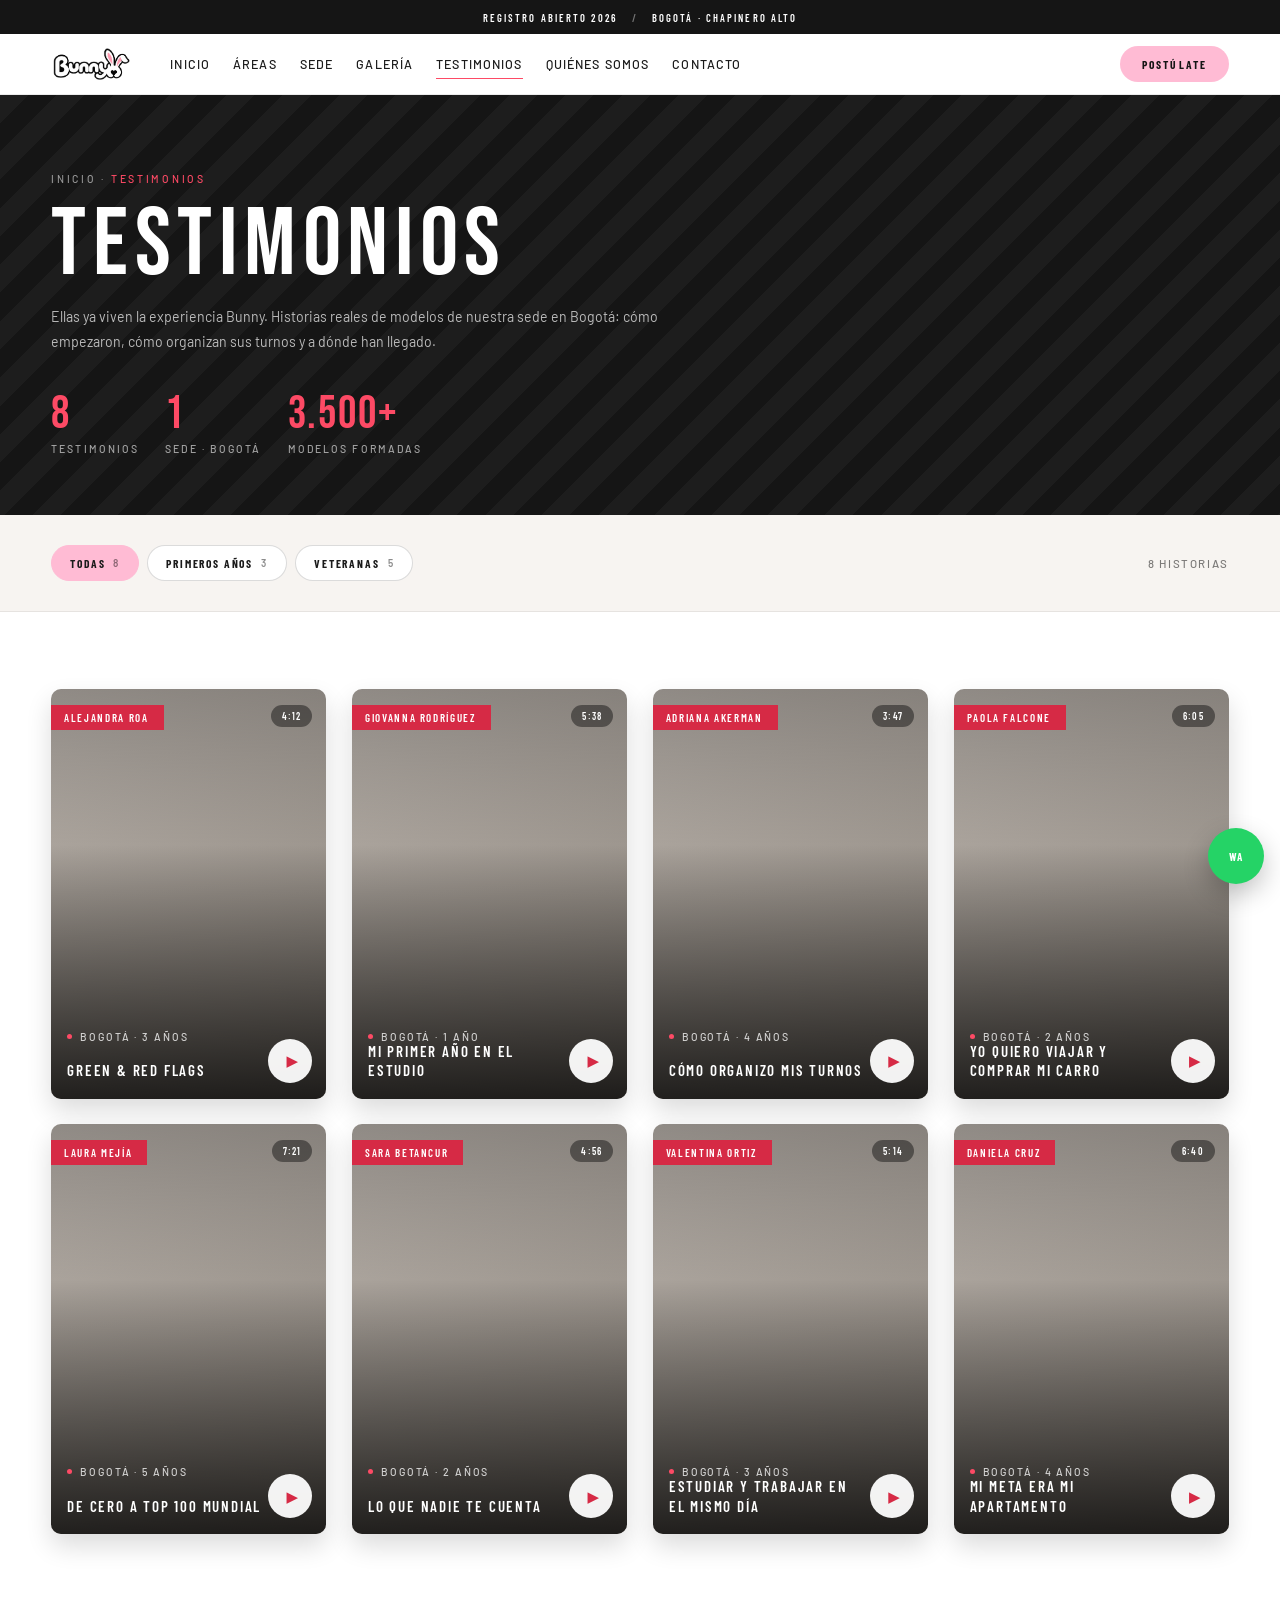
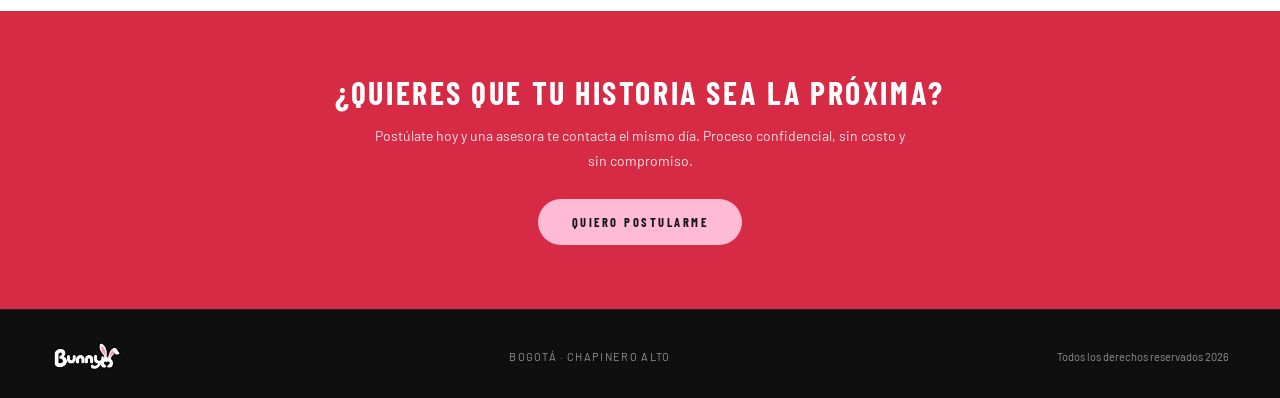
<file: testimonios.html>
<!DOCTYPE html>
<html lang="es">
<head>
<meta charset="utf-8">
<meta name="viewport" content="width=device-width, initial-scale=1">
<title>Testimonios · Bunny</title>
<meta name="description" content="Historias reales de modelos de nuestra sede en Bogotá: cómo empezaron, cómo organizan sus turnos y a dónde han llegado.">
<link rel="icon" href="assets/img/logo-bunny.png">
<link rel="preconnect" href="https://fonts.googleapis.com">
<link rel="preconnect" href="https://fonts.gstatic.com" crossorigin>
<link href="https://fonts.googleapis.com/css2?family=Bebas+Neue&amp;family=Barlow+Condensed:wght@500;600;700&amp;family=Barlow:wght@400;500;600;700&amp;display=swap" rel="stylesheet">
<link rel="stylesheet" href="css/style.css">
</head>
<body>

<div class="promo">
  <span>Registro abierto 2026</span><span class="sep">/</span><span>Bogotá · Chapinero Alto</span>
</div>

<header class="site-header site-header--solid">
  <a class="brand" href="index.html"><img src="assets/img/logo-bunny.png" alt="Bunny"></a>
  <nav class="main-nav">
    <a href="index.html#top">Inicio</a>
    <a href="index.html#areas">Áreas</a>
    <a href="index.html#sede">Sede</a>
    <a href="index.html#galeria">Galería</a>
    <a href="testimonios.html" class="is-active">Testimonios</a>
    <a href="index.html#nosotros">Quiénes somos</a>
    <a href="index.html#contacto">Contacto</a>
  </nav>
  <div class="header-actions">
    <a class="btn btn--sm" href="index.html#contacto">Postúlate</a>
    <button type="button" class="burger" aria-label="Menú" data-open-menu>
      <span></span><span></span><span></span>
    </button>
  </div>
</header>

<div class="drawer" id="drawer">
  <aside class="drawer__panel">
    <div class="drawer__head">
      <img src="assets/img/logo-bunny.png" alt="Bunny">
      <button type="button" class="drawer__close" aria-label="Cerrar" data-close-menu>×</button>
    </div>
    <a href="index.html#top">Inicio<span>›</span></a>
    <a href="index.html#areas">Áreas<span>›</span></a>
    <a href="index.html#sede">Sede<span>›</span></a>
    <a href="index.html#galeria">Galería<span>›</span></a>
    <a href="testimonios.html">Testimonios<span>›</span></a>
    <a href="index.html#nosotros">Quiénes somos<span>›</span></a>
    <a href="index.html#contacto">Contacto<span>›</span></a>
    <a class="btn" href="index.html#contacto">Postúlate ahora</a>
  </aside>
</div>

<section class="page-hero">
  <div class="page-hero__inner">
    <div class="crumbs"><a href="index.html">Inicio</a> · <span class="here">Testimonios</span></div>
    <h1>Testimonios</h1>
    <p>Ellas ya viven la experiencia Bunny. Historias reales de modelos de nuestra sede en Bogotá: cómo empezaron, cómo organizan sus turnos y a dónde han llegado.</p>
    <div class="stats">
      <div><div class="n" id="stat-total">8</div><div class="l">Testimonios</div></div>
      <div><div class="n">1</div><div class="l">Sede · Bogotá</div></div>
      <div><div class="n">3.500+</div><div class="l">Modelos formadas</div></div>
    </div>
  </div>
</section>

<section class="filters">
  <div class="filters__inner">
    <div class="chips" id="chips"></div>
    <div class="result-count" id="result-count"></div>
  </div>
</section>

<section class="section">
  <div class="t-grid" id="t-grid"></div>
  <div class="empty hidden" id="empty">
    <h3>Sin resultados</h3>
    <p>Aún no hay testimonios publicados con ese filtro.</p>
    <button type="button" class="btn btn--ghost" id="ver-todos">Ver todos</button>
  </div>
</section>

<section class="band">
  <h2>¿Quieres que tu historia sea la próxima?</h2>
  <p>Postúlate hoy y una asesora te contacta el mismo día. Proceso confidencial, sin costo y sin compromiso.</p>
  <a class="btn" href="index.html#contacto">Quiero postularme</a>
</section>

<footer class="site-footer site-footer--dark">
  <div class="footer-bottom">
    <a class="brand" href="index.html"><img src="assets/img/logo-bunny.png" alt="Bunny" style="height:32px"></a>
    <span class="up">Bogotá · Chapinero Alto</span>
    <span>Todos los derechos reservados <span data-year>2026</span></span>
  </div>
</footer>

<div class="floats">
  <button type="button" class="to-top" aria-label="Volver arriba">↑</button>
  <a class="wa" href="index.html#contacto" aria-label="WhatsApp">WA</a>
</div>

<script src="js/data-testimonios.js"></script>
<script src="js/main.js"></script>
<script src="js/testimonios.js"></script>
</body>
</html>
</file>
<file: css/style.css>
/* ===========================================================
   Bunny / Models 1A — hoja de estilos principal
   Paleta:  primario #FD4A65 · profundo #D62A45
            secundario (botones) #FFBBD4 · hover #FFA3C4
            tinta #151515 · crema #F7F4F1 · rosa pálido #F6EAEB
   =========================================================== */

:root{
  --accent:#FD4A65;
  --accent-deep:#D62A45;
  --btn:#FFBBD4;
  --btn-hover:#FFA3C4;
  --ink:#151515;
  --cream:#F7F4F1;
  --blush:#F6EAEB;
  --wrap:1440px;
  --pad:clamp(20px,4vw,56px);
  --font:Barlow,system-ui,-apple-system,sans-serif;
  --cond:'Barlow Condensed',var(--font);
  --display:'Bebas Neue',var(--cond);
}

*{box-sizing:border-box}
html{scroll-behavior:smooth}
body{
  margin:0;background:#fff;color:#1a1a1a;font-family:var(--font);
  -webkit-font-smoothing:antialiased;overflow-x:hidden;
}
img{max-width:100%}
a{color:var(--accent-deep);text-decoration:none}
a:hover{color:var(--accent)}
button,input,select{font-family:inherit}
.wrap{max-width:var(--wrap);margin:0 auto}
.sr-only{position:absolute;width:1px;height:1px;overflow:hidden;clip:rect(0 0 0 0)}

/* ---------- animaciones ---------- */
@keyframes fadeUp{from{opacity:0;transform:translateY(18px)}to{opacity:1;transform:none}}
@keyframes fadeIn{from{opacity:0}to{opacity:1}}
@keyframes slideIn{from{transform:translateX(100%)}to{transform:none}}
@keyframes scrollHint{0%,100%{transform:translateY(0);opacity:.5}50%{transform:translateY(8px);opacity:1}}
@keyframes pulseRing{0%{box-shadow:0 0 0 0 rgba(255,187,212,.65)}70%{box-shadow:0 0 0 22px rgba(255,187,212,0)}100%{box-shadow:0 0 0 0 rgba(255,187,212,0)}}

/* ---------- botones ---------- */
.btn{
  display:inline-flex;align-items:center;justify-content:center;gap:8px;
  border:0;cursor:pointer;padding:15px 34px;border-radius:999px;
  background:var(--btn);color:var(--ink);
  font:700 12.5px var(--cond);letter-spacing:.2em;text-transform:uppercase;
  transition:background .2s ease,color .2s ease,border-color .2s ease;
}
.btn:hover{background:var(--btn-hover);color:var(--ink)}
.btn--sm{padding:11px 22px;font-size:11.5px;letter-spacing:.18em}
.btn--block{width:100%}
.btn--ghost{background:transparent;border:1.5px solid var(--accent);color:var(--accent-deep)}
.btn--ghost:hover{background:var(--btn);border-color:var(--btn);color:var(--ink)}
.btn--light{background:transparent;border:1.5px solid rgba(255,255,255,.65);color:#fff}
.btn--light:hover{background:#fff;color:var(--ink)}

/* ---------- barra promocional ---------- */
.promo{
  height:34px;background:var(--ink);color:#fff;display:flex;align-items:center;
  justify-content:center;gap:14px;padding:0 16px;text-align:center;
  font:600 10.5px var(--cond);letter-spacing:.2em;text-transform:uppercase;
}
.promo span.sep{opacity:.4}

/* ---------- cabecera ---------- */
.site-header{
  position:sticky;top:0;z-index:70;display:flex;align-items:center;
  gap:clamp(16px,3vw,40px);padding:18px var(--pad);
  color:#fff;border-bottom:1px solid transparent;transition:all .3s ease;
}
.site-header--overlay{margin-bottom:-78px;background:transparent}
.site-header--solid,.site-header.is-scrolled{
  background:rgba(255,255,255,.95);backdrop-filter:blur(14px);
  border-bottom-color:rgba(0,0,0,.08);color:#1a1a1a;padding:12px var(--pad);
}
.site-header--dark{background:rgba(15,15,15,.92);backdrop-filter:blur(14px);border-bottom-color:rgba(255,255,255,.1);color:#fff}
.brand{display:flex;align-items:center}
.brand img{height:40px;width:auto;display:block}
.site-header--dark .brand img,.site-header--solid .brand img{height:36px}
.main-nav{display:flex;gap:clamp(14px,1.8vw,26px);align-items:center}
.main-nav a{
  font:500 12.5px var(--font);letter-spacing:.09em;text-transform:uppercase;
  color:inherit;white-space:nowrap;padding:6px 0;border-bottom:1.5px solid transparent;
}
.main-nav a:hover,.main-nav a.is-active{border-bottom-color:var(--accent);color:inherit}
.header-actions{display:flex;align-items:center;gap:10px;margin-left:auto}
.burger{
  display:none;flex-direction:column;gap:5px;align-items:center;justify-content:center;
  width:46px;height:46px;border-radius:12px;border:0;cursor:pointer;
  background:rgba(255,255,255,.18);color:inherit;
}
.site-header--solid .burger,.site-header.is-scrolled .burger{background:rgba(0,0,0,.06)}
.site-header--dark .burger{background:rgba(255,255,255,.14)}
.burger span{width:18px;height:2px;background:currentColor;border-radius:2px}
.burger span:last-child{width:11px}

/* ---------- menú móvil ---------- */
.drawer{position:fixed;inset:0;z-index:90;background:rgba(0,0,0,.5);animation:fadeIn .2s ease;display:none}
.drawer.is-open{display:block}
.drawer__panel{
  position:absolute;top:0;right:0;bottom:0;width:min(86vw,340px);background:#fff;
  padding:24px 22px;display:flex;flex-direction:column;animation:slideIn .28s cubic-bezier(.22,1,.36,1);
}
.drawer__head{display:flex;align-items:center;justify-content:space-between;margin-bottom:22px}
.drawer__head img{height:34px;width:auto}
.drawer__close{border:0;background:rgba(0,0,0,.06);width:44px;height:44px;border-radius:999px;font-size:20px;cursor:pointer;color:#1a1a1a}
.drawer__panel a{
  display:flex;align-items:center;justify-content:space-between;padding:16px 2px;
  border-bottom:1px solid rgba(0,0,0,.08);color:#1a1a1a;
  font:600 15px var(--cond);letter-spacing:.14em;text-transform:uppercase;
}
.drawer__panel .btn{margin-top:auto}

/* ---------- hero ---------- */
.hero{
  position:relative;min-height:clamp(520px,88vh,860px);display:flex;align-items:flex-end;
  background:#f3c3d4;overflow:hidden;
}
.hero__img{position:absolute;inset:0;width:100%;height:100%;object-fit:cover;object-position:center 30%;display:block}
.hero__veil{position:absolute;inset:0;background:linear-gradient(180deg,rgba(0,0,0,.45),rgba(0,0,0,.05) 34%,rgba(0,0,0,.72))}
.hero__veil2{position:absolute;inset:0;background:linear-gradient(90deg,rgba(0,0,0,.55),rgba(0,0,0,0) 62%)}
.hero__inner{position:relative;width:100%;max-width:var(--wrap);margin:0 auto;padding:0 var(--pad) clamp(70px,9vh,96px)}
.hero__title{font:400 clamp(54px,11vw,138px)/.86 var(--display);letter-spacing:.08em;color:#fff;animation:fadeUp .8s cubic-bezier(.22,1,.36,1) both}
.hero__sub{
  font:400 clamp(26px,5.4vw,66px)/1 var(--display);letter-spacing:.13em;color:transparent;
  -webkit-text-stroke:1.2px rgba(255,255,255,.85);margin-top:8px;
  animation:fadeUp .8s .12s cubic-bezier(.22,1,.36,1) both;
}
.hero__cta{display:flex;flex-wrap:wrap;gap:12px;margin-top:clamp(26px,4vh,40px);animation:fadeUp .8s .24s cubic-bezier(.22,1,.36,1) both}
.hero__hint{
  position:absolute;left:50%;bottom:20px;transform:translateX(-50%);
  display:flex;flex-direction:column;align-items:center;gap:6px;
  font:500 9.5px var(--font);letter-spacing:.26em;color:rgba(255,255,255,.75);
  text-transform:uppercase;animation:scrollHint 2s ease-in-out infinite;
}
.hero__hint i{width:1px;height:22px;background:rgba(255,255,255,.6);display:block}

/* ---------- secciones ---------- */
.section{padding:clamp(44px,6vw,80px) var(--pad)}
.section--cream{background:var(--cream)}
.section--blush{background:var(--blush)}
.section--dark{background:var(--ink);color:#fff}
.section-title{
  font:700 clamp(22px,2.6vw,30px) var(--cond);letter-spacing:.22em;
  color:var(--accent);text-transform:uppercase;text-align:center;
}
.rule{width:40px;height:2px;background:var(--accent);margin:14px auto}
.rule--left{margin:18px 0 20px;width:52px;height:3px}
.lead{font:400 clamp(14px,1.1vw,15px)/1.75 var(--font);color:rgba(0,0,0,.62);text-wrap:pretty}

/* ---------- sede ---------- */
.sede-grid{display:grid;grid-template-columns:repeat(auto-fit,minmax(300px,1fr));gap:clamp(28px,4vw,64px);align-items:start}
.sede-head{font:700 clamp(24px,3.2vw,36px)/1.05 var(--cond);color:var(--accent);text-transform:uppercase}
.sede-card{margin-top:26px;padding:20px;background:#fff;border-radius:10px;box-shadow:0 10px 28px rgba(0,0,0,.07)}
.sede-card__city{font:700 13px var(--cond);letter-spacing:.2em;color:var(--accent-deep);text-transform:uppercase}
.sede-card__addr{margin-top:8px;font:400 13.5px/1.6 var(--font);color:rgba(0,0,0,.6)}
.tags{display:flex;flex-wrap:wrap;gap:8px;margin-top:14px}
.tag{padding:6px 12px;background:var(--blush);color:var(--accent-deep);border-radius:999px;font:600 10.5px var(--cond);letter-spacing:.14em;text-transform:uppercase}
.sede-photo{
  position:relative;height:clamp(220px,26vw,340px);border-radius:6px;overflow:hidden;
  background:linear-gradient(140deg,#cdc7c1,#9d968f);box-shadow:0 12px 26px rgba(0,0,0,.14);
  outline:3px solid var(--accent);outline-offset:2px;
}
.sede-photo::after{content:"";position:absolute;inset:0;background:linear-gradient(180deg,rgba(0,0,0,0) 42%,rgba(0,0,0,.65))}
.sede-photo b{
  position:absolute;left:14px;bottom:12px;z-index:1;
  font:600 12.5px var(--cond);letter-spacing:.18em;color:#fff;text-transform:uppercase;
}
.center-actions{display:flex;flex-wrap:wrap;justify-content:center;gap:14px;margin-top:clamp(34px,5vw,56px)}

/* ---------- galería ---------- */
.gallery{display:grid;grid-template-columns:repeat(auto-fit,minmax(240px,1fr));gap:16px;max-width:var(--wrap);margin:0 auto}
.gallery button{
  position:relative;border:0;padding:0;cursor:pointer;aspect-ratio:1/1;border-radius:10px;overflow:hidden;
  background:#ded8d2;box-shadow:0 10px 22px rgba(0,0,0,.12);
  transition:transform .3s cubic-bezier(.22,1,.36,1),box-shadow .3s;
}
.gallery button:hover{transform:translateY(-5px);box-shadow:0 20px 40px rgba(0,0,0,.22)}
.gallery img{position:absolute;inset:0;width:100%;height:100%;object-fit:cover;display:block}
.gallery span.veil{position:absolute;inset:0;background:linear-gradient(180deg,rgba(0,0,0,0) 52%,rgba(0,0,0,.72))}
.gallery span.label{
  position:absolute;left:14px;right:14px;bottom:12px;text-align:left;
  font:600 13.5px/1.25 var(--cond);letter-spacing:.14em;color:#fff;text-transform:uppercase;
}
.caption{max-width:520px;margin:0 auto clamp(26px,4vw,40px);text-align:center;font:400 14px/1.7 var(--font);color:rgba(0,0,0,.6);text-wrap:pretty}

/* ---------- cápsulas de áreas ---------- */
.capsules{display:grid;grid-template-columns:repeat(auto-fit,minmax(300px,1fr));gap:clamp(16px,2.2vw,28px)}
.capsule{
  position:relative;display:block;overflow:hidden;border-radius:16px;
  min-height:clamp(300px,32vw,400px);color:#fff;
  box-shadow:0 14px 34px rgba(0,0,0,.16);
  transition:transform .35s cubic-bezier(.22,1,.36,1),box-shadow .35s;
}
.capsule:hover{transform:translateY(-6px);box-shadow:0 26px 52px rgba(0,0,0,.26);color:#fff}
.capsule img{position:absolute;inset:0;width:100%;height:100%;object-fit:cover;display:block}
.capsule__veil{position:absolute;inset:0;background:linear-gradient(180deg,rgba(0,0,0,.35),rgba(0,0,0,.55) 42%,rgba(0,0,0,.9))}
.capsule__body{position:absolute;left:0;right:0;bottom:0;padding:clamp(22px,2.6vw,32px);display:block}
.capsule__body small{
  display:block;font:600 10px var(--cond);letter-spacing:.26em;text-transform:uppercase;color:#fff;
}
.capsule__body b{
  display:block;margin-top:10px;font:400 clamp(30px,3.6vw,46px)/.98 var(--display);
  letter-spacing:.05em;text-transform:uppercase;
}
.capsule__body em{
  display:block;margin-top:12px;max-width:38ch;font:400 clamp(13.5px,1.05vw,15px)/1.65 var(--font);
  font-style:normal;color:rgba(255,255,255,.84);text-wrap:pretty;
}
.capsule__go{
  display:inline-flex;align-items:center;gap:9px;margin-top:20px;padding:12px 26px;border-radius:999px;
  background:var(--btn);color:var(--ink);
  font:700 11.5px var(--cond);letter-spacing:.18em;text-transform:uppercase;
}
.capsule:hover .capsule__go{background:var(--btn-hover)}
.capsule__go i{font-style:normal;font-size:14px}

/* ---------- página de área ---------- */
.area-hero{position:relative;min-height:clamp(360px,46vw,560px);display:flex;align-items:flex-end;background:#f3c3d4;overflow:hidden}
.area-hero img{position:absolute;inset:0;width:100%;height:100%;object-fit:cover;display:block}
.area-hero__veil{position:absolute;inset:0;background:linear-gradient(180deg,rgba(0,0,0,.5),rgba(0,0,0,.25) 38%,rgba(0,0,0,.9))}
.area-hero .crumbs{color:#fff}
.area-hero .crumbs a{color:#fff}
.area-hero .crumbs a:hover{color:var(--btn)}
.area-hero .crumbs .here{color:var(--btn)}
.area-hero__inner{position:relative;width:100%;max-width:var(--wrap);margin:0 auto;padding:0 var(--pad) clamp(34px,5vw,60px)}
.area-hero h1{margin:16px 0 0;font:400 clamp(38px,6.6vw,84px)/.92 var(--display);letter-spacing:.06em;color:#fff;animation:fadeUp .7s cubic-bezier(.22,1,.36,1) both}
.area-hero p{margin:14px 0 0;max-width:620px;font:400 clamp(14px,1.1vw,15.5px)/1.75 var(--font);color:rgba(255,255,255,.82);text-wrap:pretty}
.area-grid{max-width:var(--wrap);margin:0 auto;display:grid;grid-template-columns:repeat(auto-fit,minmax(300px,1fr));gap:clamp(28px,4vw,60px);align-items:start}
.area-grid h2{margin:0;font:700 clamp(22px,2.8vw,32px)/1.1 var(--cond);letter-spacing:.06em;color:var(--accent);text-transform:uppercase}
.area-grid p{font:400 clamp(14px,1.1vw,15px)/1.8 var(--font);color:rgba(0,0,0,.64);text-wrap:pretty;margin:0 0 14px}
.steps{counter-reset:step;display:flex;flex-direction:column;gap:14px;margin-top:24px}
.steps li{position:relative;list-style:none;padding-left:44px;font:400 14px/1.7 var(--font);color:rgba(0,0,0,.7)}
.steps li::before{
  counter-increment:step;content:counter(step);
  position:absolute;left:0;top:-2px;width:30px;height:30px;border-radius:999px;
  background:var(--btn);color:var(--ink);display:flex;align-items:center;justify-content:center;
  font:700 13px var(--cond);
}
.steps li b{display:block;font:700 13px var(--cond);letter-spacing:.16em;text-transform:uppercase;color:var(--accent-deep);margin-bottom:2px}

/* ---------- lightbox ---------- */
.lightbox{
  position:fixed;inset:0;z-index:95;background:rgba(10,10,10,.94);display:none;
  flex-direction:column;align-items:center;justify-content:center;gap:18px;padding:20px;animation:fadeIn .22s ease;
}
.lightbox.is-open{display:flex}
.lightbox__frame{position:relative;width:min(1040px,92vw);height:min(620px,64vh);border-radius:12px;overflow:hidden;background:#1a1a1a}
.lightbox__frame img{width:100%;height:100%;object-fit:contain;display:block}
.lightbox__count{
  position:absolute;left:14px;top:14px;padding:6px 12px;border-radius:999px;background:rgba(0,0,0,.55);
  font:600 9.5px var(--cond);letter-spacing:.22em;color:rgba(255,255,255,.8);text-transform:uppercase;
}
.lightbox__bar{display:flex;align-items:center;gap:16px}
.lightbox__title{min-width:220px;text-align:center;font:600 14px var(--cond);letter-spacing:.18em;color:#fff;text-transform:uppercase}
.round-btn{
  border:1px solid rgba(255,255,255,.4);background:transparent;color:#fff;cursor:pointer;
  width:48px;height:48px;border-radius:999px;font-size:17px;
}
.round-btn:hover{background:var(--accent);border-color:var(--accent)}
.lightbox__close{position:absolute;top:18px;right:18px;border:0;background:rgba(255,255,255,.14);color:#fff;cursor:pointer;width:46px;height:46px;border-radius:999px;font-size:20px}

/* ---------- carrusel de testimonios ---------- */
.rail{display:flex;gap:16px;overflow-x:auto;scroll-snap-type:x mandatory;padding:0 var(--pad) 10px;scrollbar-width:none}
.rail::-webkit-scrollbar{display:none}
.tcard{
  position:relative;display:block;border-radius:10px;overflow:hidden;
  background:linear-gradient(160deg,#bdb6af,#7e776f);box-shadow:0 12px 26px rgba(0,0,0,.14);
  transition:transform .35s cubic-bezier(.22,1,.36,1),box-shadow .35s;
}
.tcard:hover{transform:translateY(-5px);box-shadow:0 20px 40px rgba(0,0,0,.22)}
.rail .tcard{flex:none;width:clamp(240px,26vw,320px);height:clamp(330px,40vw,440px);scroll-snap-align:center}
.tcard__veil{position:absolute;inset:0;background:linear-gradient(180deg,rgba(0,0,0,.24),rgba(0,0,0,0) 38%,rgba(0,0,0,.76))}
.tcard__name{
  position:absolute;left:0;top:16px;padding:6px 15px 6px 13px;background:var(--accent-deep);color:#fff;
  font:600 11px var(--cond);letter-spacing:.15em;text-transform:uppercase;
}
.tcard__dur{
  position:absolute;right:14px;top:16px;padding:5px 11px;border-radius:999px;background:rgba(0,0,0,.42);
  font:600 10px var(--cond);letter-spacing:.12em;color:#fff;
}
.tcard__cap{
  position:absolute;left:16px;right:60px;bottom:18px;
  font:600 clamp(13px,1.2vw,15px)/1.3 var(--cond);letter-spacing:.12em;color:#fff;text-transform:uppercase;
}
.tcard__meta{
  position:absolute;left:16px;bottom:56px;display:flex;align-items:center;gap:8px;
  font:500 10.5px var(--font);letter-spacing:.18em;color:rgba(255,255,255,.78);text-transform:uppercase;
}
.tcard__meta i{width:5px;height:5px;border-radius:999px;background:var(--accent);display:block}
.tcard__play{
  position:absolute;right:14px;bottom:16px;width:44px;height:44px;border-radius:999px;
  background:rgba(255,255,255,.94);display:flex;align-items:center;justify-content:center;
  color:var(--accent-deep);font-size:15px;padding-left:4px;
}
.rail-nav{display:flex;justify-content:center;gap:12px;margin-top:22px}
.rail-nav button{
  border:1.5px solid rgba(0,0,0,.2);background:#fff;cursor:pointer;
  width:46px;height:46px;border-radius:999px;color:#1a1a1a;font-size:16px;
}
.rail-nav button:hover{border-color:var(--accent);color:var(--accent)}

/* ---------- quiénes somos ---------- */
.about{display:grid;grid-template-columns:repeat(auto-fit,minmax(340px,1fr));background:var(--ink)}
.about__media{position:relative;min-height:clamp(280px,34vw,520px);background:#f3d9e2;overflow:hidden}
.about__media img{position:absolute;inset:0;width:100%;height:100%;object-fit:cover;display:block}
.about__body{padding:clamp(34px,5vw,72px) clamp(20px,4vw,64px)}
.about__title{font:700 clamp(22px,2.6vw,30px) var(--cond);letter-spacing:.18em;color:#fff;text-transform:uppercase}
.about__body .rule{margin:16px 0 24px;width:46px}
.kicker{display:flex;align-items:center;gap:10px;margin:28px 0 12px}
.kicker:first-of-type{margin-top:0}
.kicker i{width:22px;height:2px;background:var(--btn);display:block}
.kicker span{font:700 12px var(--cond);letter-spacing:.24em;color:var(--btn);text-transform:uppercase}
.about__body p{margin:0 0 14px;max-width:560px;font:400 clamp(13.5px,1.05vw,15px)/1.8 var(--font);color:rgba(255,255,255,.72);text-wrap:pretty}
.about__body p b{color:#fff}
.stats{display:flex;flex-wrap:wrap;gap:26px;margin:30px 0}
.stats .n{font:400 clamp(30px,4vw,46px)/1 var(--display);letter-spacing:.04em;color:var(--accent)}
.stats .l{margin-top:4px;font:500 10.5px var(--font);letter-spacing:.2em;color:rgba(255,255,255,.6);text-transform:uppercase}
.about__actions{display:flex;flex-wrap:wrap;gap:12px}

/* ---------- formulario ---------- */
.contact-grid{max-width:980px;margin:0 auto;display:grid;grid-template-columns:repeat(auto-fit,minmax(280px,1fr));gap:clamp(28px,4vw,52px);align-items:start}
.contact-head{font:700 clamp(22px,2.6vw,32px)/1.1 var(--cond);letter-spacing:.06em;color:var(--accent);text-transform:uppercase}
.perks{display:flex;flex-direction:column;gap:12px}
.perks div{display:flex;align-items:center;gap:11px;font:500 13.5px var(--font);color:rgba(0,0,0,.72)}
.perks i{flex:none;width:20px;height:20px;border-radius:999px;background:var(--accent-deep);color:#fff;display:flex;align-items:center;justify-content:center;font-size:11px;font-style:normal}
.form-card{background:#fff;border-radius:14px;padding:clamp(22px,3vw,32px);box-shadow:0 18px 44px rgba(0,0,0,.1)}
.form-card h3{margin:0 0 18px;font:700 15px var(--cond);letter-spacing:.18em;text-transform:uppercase}
.field{display:flex;flex-direction:column;gap:6px;margin-bottom:14px}
.field span{font:600 10.5px var(--font);letter-spacing:.16em;text-transform:uppercase;color:rgba(0,0,0,.55)}
.field input,.field select{
  padding:13px 14px;border:1.5px solid rgba(0,0,0,.14);border-radius:8px;
  font:400 14px var(--font);color:#1a1a1a;background:#fff;outline:none;
}
.field input:focus,.field select:focus{border-color:var(--accent)}
.form-error{padding:10px 12px;background:var(--blush);border-radius:8px;font:500 12.5px var(--font);color:var(--accent-deep);margin-bottom:12px}
.fineprint{margin-top:10px;font:400 11px/1.5 var(--font);color:rgba(0,0,0,.45)}
.form-ok{text-align:center;padding:22px 6px;animation:fadeUp .4s ease both}
.form-ok .check{width:60px;height:60px;margin:0 auto 16px;border-radius:999px;background:var(--accent-deep);color:#fff;display:flex;align-items:center;justify-content:center;font-size:26px}
.form-ok h3{font:700 20px var(--cond);letter-spacing:.14em;text-transform:uppercase;margin:0}
.form-ok p{margin:10px 0 20px;font:400 13.5px/1.7 var(--font);color:rgba(0,0,0,.6)}
.hidden{display:none !important}

/* ---------- pie ---------- */
.site-footer{background:var(--accent-deep);color:#fff;padding:clamp(32px,4vw,48px) var(--pad) 26px}
.site-footer--dark{background:#0f0f0f;border-top:1px solid rgba(255,255,255,.08);padding:30px var(--pad) 26px}
.footer-grid{max-width:var(--wrap);margin:0 auto;display:grid;grid-template-columns:repeat(auto-fit,minmax(240px,1fr));gap:32px}
.footer-grid img{height:38px;width:auto;display:block}
.footer-links{display:flex;flex-direction:column;gap:10px;margin-top:18px}
.footer-links a{
  display:flex;align-items:center;justify-content:space-between;max-width:280px;padding-bottom:8px;
  border-bottom:1px solid rgba(255,255,255,.22);font:500 13px var(--font);color:rgba(255,255,255,.92);
}
.footer-links a:hover{color:#fff}
.footer-label{font:600 11.5px var(--cond);letter-spacing:.2em;text-transform:uppercase;color:rgba(255,255,255,.85)}
.social{display:flex;flex-wrap:wrap;gap:10px;margin-top:16px}
.social a{
  width:44px;height:44px;border-radius:999px;border:1px solid rgba(255,255,255,.55);
  display:flex;align-items:center;justify-content:center;font:600 10.5px var(--cond);color:#fff;
}
.social a:hover{background:#fff;color:var(--accent-deep)}
.footer-note{margin-top:22px;font:400 12.5px/1.7 var(--font);color:rgba(255,255,255,.85)}
.footer-bottom{
  max-width:var(--wrap);margin:30px auto 0;padding-top:16px;border-top:1px solid rgba(255,255,255,.28);
  display:flex;flex-wrap:wrap;gap:10px;justify-content:space-between;
  font:400 11px var(--font);color:rgba(255,255,255,.8);
}
.site-footer--dark .footer-bottom{border:0;margin-top:0;padding-top:0;align-items:center;color:rgba(255,255,255,.55)}
.footer-bottom .up{letter-spacing:.12em;text-transform:uppercase}

/* ---------- botones flotantes ---------- */
.floats{position:fixed;right:16px;bottom:16px;z-index:50;display:flex;flex-direction:column;gap:10px;align-items:flex-end}
.to-top{
  width:46px;height:46px;border-radius:999px;border:0;cursor:pointer;font-size:16px;
  background:var(--ink);color:#fff;box-shadow:0 8px 20px rgba(0,0,0,.2);
  opacity:0;pointer-events:none;transition:opacity .3s;
}
.to-top.is-visible{opacity:1;pointer-events:auto}
.wa{
  width:56px;height:56px;border-radius:999px;background:#25D366;color:#fff;
  display:flex;align-items:center;justify-content:center;box-shadow:0 10px 26px rgba(0,0,0,.24);
  font:700 11px var(--cond);letter-spacing:.06em;
}
.wa:hover{background:#1eb457;color:#fff}

/* ===========================================================
   Página: listado de testimonios
   =========================================================== */
.page-hero{position:relative;background:var(--ink);padding:clamp(46px,6vw,80px) var(--pad) clamp(38px,5vw,60px);overflow:hidden}
.page-hero::before{content:"";position:absolute;inset:0;background:repeating-linear-gradient(135deg,rgba(255,255,255,.035) 0 20px,transparent 20px 40px)}
.page-hero__inner{position:relative;max-width:var(--wrap);margin:0 auto}
.crumbs{font:500 10.5px var(--font);letter-spacing:.26em;text-transform:uppercase;color:rgba(255,255,255,.55)}
.crumbs a{color:rgba(255,255,255,.55)}
.crumbs a:hover{color:#fff}
.crumbs .here{color:var(--accent)}
.page-hero h1{margin:18px 0 0;font:400 clamp(44px,7.5vw,96px)/.9 var(--display);letter-spacing:.07em;color:#fff;animation:fadeUp .7s cubic-bezier(.22,1,.36,1) both}
.page-hero p{margin:16px 0 0;max-width:620px;font:400 clamp(14px,1.1vw,15.5px)/1.75 var(--font);color:rgba(255,255,255,.7);text-wrap:pretty}
.page-hero .stats{margin-top:clamp(26px,3.5vw,38px);margin-bottom:0}

.filters{
  background:var(--cream);padding:clamp(20px,3vw,30px) var(--pad);
  border-bottom:1px solid rgba(0,0,0,.07);
}
.filters__inner{max-width:var(--wrap);margin:0 auto;display:flex;flex-wrap:wrap;gap:14px;align-items:center;justify-content:space-between}
.chips{display:flex;flex-wrap:wrap;gap:8px}
.chip{
  display:flex;align-items:center;gap:8px;cursor:pointer;padding:10px 18px;border-radius:999px;
  border:1.5px solid rgba(0,0,0,.14);background:#fff;color:#1a1a1a;
  font:700 11.5px var(--cond);letter-spacing:.16em;text-transform:uppercase;transition:all .2s ease;
}
.chip small{font:600 10px var(--font);color:rgba(0,0,0,.45)}
.chip.is-active{background:var(--btn);border-color:var(--btn)}
.result-count{font:500 11.5px var(--font);letter-spacing:.14em;text-transform:uppercase;color:rgba(0,0,0,.5)}
.t-grid{max-width:var(--wrap);margin:0 auto;display:grid;grid-template-columns:repeat(auto-fill,minmax(250px,1fr));gap:clamp(16px,2vw,26px)}
.t-grid .tcard{height:clamp(330px,32vw,430px)}
.empty{max-width:520px;margin:20px auto;text-align:center;padding:36px 20px;background:var(--cream);border-radius:12px}
.empty h3{margin:0;font:700 18px var(--cond);letter-spacing:.16em;text-transform:uppercase;color:var(--accent)}
.empty p{margin:10px 0 18px;font:400 13.5px/1.7 var(--font);color:rgba(0,0,0,.6)}
.band{background:var(--accent-deep);color:#fff;padding:clamp(40px,5vw,66px) var(--pad);text-align:center}
.band h2{margin:0;font:700 clamp(22px,2.8vw,32px)/1.1 var(--cond);letter-spacing:.08em;text-transform:uppercase}
.band p{margin:14px auto 26px;max-width:540px;font:400 14px/1.75 var(--font);color:rgba(255,255,255,.88);text-wrap:pretty}

/* ===========================================================
   Página: detalle de testimonio
   =========================================================== */
body.detail{background:#0f0f0f;color:#fff}
.detail-main{max-width:1180px;margin:0 auto;padding:clamp(22px,3.4vw,44px) clamp(16px,4vw,40px) clamp(30px,4vw,52px)}
.player{
  position:relative;width:100%;aspect-ratio:16/9;border-radius:14px;overflow:hidden;
  background:linear-gradient(150deg,#4c4640,#1c1a18);box-shadow:0 26px 60px rgba(0,0,0,.5);animation:fadeIn .4s ease both;
}
.player::before{content:"";position:absolute;inset:0;background:repeating-linear-gradient(135deg,rgba(255,255,255,.03) 0 22px,transparent 22px 44px)}
.player__tag{
  position:absolute;top:16px;left:18px;padding:6px 13px;border-radius:999px;background:rgba(0,0,0,.45);
  font:600 9.5px var(--cond);letter-spacing:.24em;text-transform:uppercase;color:rgba(255,255,255,.7);
}
.player__poster{position:absolute;inset:0;display:flex;flex-direction:column;align-items:center;justify-content:center;gap:20px;background:linear-gradient(180deg,rgba(0,0,0,.25),rgba(0,0,0,.6))}
.player__big{
  border:0;cursor:pointer;width:clamp(72px,8vw,96px);height:clamp(72px,8vw,96px);border-radius:999px;
  background:var(--btn);color:var(--ink);font-size:clamp(24px,2.6vw,32px);padding-left:6px;animation:pulseRing 2.4s ease-out infinite;
}
.player__big:hover{background:var(--btn-hover)}
.player__postertxt{text-align:center;padding:0 20px}
.player__postertxt b{display:block;font:600 clamp(15px,1.7vw,20px) var(--cond);letter-spacing:.14em;text-transform:uppercase;color:#fff}
.player__postertxt small{display:block;margin-top:7px;font:500 10.5px var(--font);letter-spacing:.2em;text-transform:uppercase;color:rgba(255,255,255,.65)}
.player__playing{position:absolute;inset:0;display:flex;align-items:center;justify-content:center;font:600 10px var(--cond);letter-spacing:.28em;text-transform:uppercase;color:rgba(255,255,255,.4)}
.controls{position:absolute;left:0;right:0;bottom:0;padding:14px clamp(14px,2vw,20px);background:linear-gradient(180deg,rgba(0,0,0,0),rgba(0,0,0,.8))}
.progress{position:relative;height:5px;border-radius:999px;background:rgba(255,255,255,.25);cursor:pointer;margin-bottom:12px}
.progress__bar{position:absolute;left:0;top:0;bottom:0;width:0;border-radius:999px;background:var(--accent)}
.progress__knob{position:absolute;top:50%;left:0;width:13px;height:13px;margin-left:-6.5px;transform:translateY(-50%);border-radius:999px;background:#fff;box-shadow:0 2px 6px rgba(0,0,0,.4)}
.controls__row{display:flex;align-items:center;gap:clamp(8px,1.4vw,14px)}
.ctrl{
  border:0;cursor:pointer;width:44px;height:44px;border-radius:999px;
  background:var(--btn);color:var(--ink);font-size:14px;flex:none;
}
.ctrl:hover{background:var(--btn-hover)}
.ctrl--ghost{border:1px solid rgba(255,255,255,.3);background:transparent;color:#fff;width:40px;height:40px;font-size:13px}
.ctrl--ghost:hover{border-color:#fff;background:transparent}
.time{font:500 12px var(--font);letter-spacing:.08em;color:rgba(255,255,255,.85);white-space:nowrap}
.controls__right{display:flex;gap:6px;margin-left:auto;align-items:center}
.pill{
  border:1px solid rgba(255,255,255,.28);background:transparent;color:#fff;cursor:pointer;
  padding:7px 11px;border-radius:999px;font:600 10.5px var(--font);letter-spacing:.06em;
}
.pill.is-on{background:var(--btn);border-color:var(--btn);color:var(--ink)}
.detail-grid{display:grid;grid-template-columns:repeat(auto-fit,minmax(280px,1fr));gap:clamp(24px,3vw,44px);margin-top:clamp(28px,3.6vw,44px)}
.badges{display:flex;flex-wrap:wrap;gap:8px;margin-bottom:14px}
.badge{padding:6px 13px;border:1px solid rgba(255,255,255,.24);border-radius:999px;font:600 10px var(--cond);letter-spacing:.16em;text-transform:uppercase;color:rgba(255,255,255,.8)}
.badge--solid{background:var(--accent-deep);border-color:var(--accent-deep);color:#fff}
.detail-grid h1{margin:0;font:400 clamp(34px,5vw,60px)/.94 var(--display);letter-spacing:.05em;color:#fff;animation:fadeUp .6s cubic-bezier(.22,1,.36,1) both}
.author{display:flex;align-items:center;gap:12px;margin-top:20px}
.author .av{flex:none;width:48px;height:48px;border-radius:999px;background:linear-gradient(150deg,#a29a92,#635c55)}
.author b{display:block;font:600 14px var(--cond);letter-spacing:.16em;text-transform:uppercase;color:#fff}
.author small{display:block;font:400 12px var(--font);color:rgba(255,255,255,.55)}
.detail-body .rule{margin:24px 0 20px;width:44px}
.detail-body p{margin:0 0 16px;max-width:600px;font:400 clamp(14px,1.05vw,15.5px)/1.8 var(--font);color:rgba(255,255,255,.74);text-wrap:pretty}
.detail-actions{display:flex;flex-wrap:wrap;gap:10px;margin-top:26px}
.action{
  display:flex;align-items:center;gap:8px;cursor:pointer;padding:13px 24px;border-radius:999px;
  border:1.5px solid rgba(255,255,255,.28);background:transparent;color:#fff;
  font:700 11px var(--cond);letter-spacing:.18em;text-transform:uppercase;
}
.action:hover{border-color:#fff}
.action.is-on{background:var(--btn);border-color:var(--btn);color:var(--ink)}
.panel{background:rgba(255,255,255,.05);border:1px solid rgba(255,255,255,.1);border-radius:14px;padding:clamp(20px,2.4vw,28px)}
.panel__title{font:700 12px var(--cond);letter-spacing:.2em;text-transform:uppercase;color:var(--accent)}
.chapters{display:flex;flex-direction:column;gap:2px;margin-top:14px}
.chapter{
  display:flex;align-items:flex-start;gap:12px;width:100%;cursor:pointer;padding:12px 10px;
  border-radius:8px;border:0;text-align:left;background:transparent;color:#fff;transition:background .2s;
}
.chapter:hover{background:rgba(255,255,255,.06)}
.chapter.is-on{background:rgba(253,74,101,.18)}
.chapter .t{font:600 11px var(--font);letter-spacing:.1em;color:var(--accent);flex:none;width:38px}
.chapter .l{font:500 13px var(--font)}
.cta-card{margin-top:16px;background:var(--accent-deep);border-radius:14px;padding:clamp(20px,2.4vw,26px)}
.cta-card h3{margin:0;font:700 clamp(17px,1.9vw,21px)/1.15 var(--cond);letter-spacing:.08em;text-transform:uppercase;color:#fff}
.cta-card p{margin:10px 0 18px;font:400 13px/1.65 var(--font);color:rgba(255,255,255,.9)}
.pager{display:flex;flex-wrap:wrap;gap:12px;justify-content:space-between;margin-top:clamp(34px,4vw,52px);padding-top:24px;border-top:1px solid rgba(255,255,255,.12)}
.pager a{display:flex;align-items:center;gap:12px;max-width:340px;padding:14px 18px;border:1px solid rgba(255,255,255,.14);border-radius:12px;color:#fff}
.pager a:hover{border-color:var(--accent);color:#fff}
.pager span small{display:block;font:500 9.5px var(--font);letter-spacing:.22em;text-transform:uppercase;color:rgba(255,255,255,.5)}
.pager span b{display:block;margin-top:3px;font:600 13px var(--cond);letter-spacing:.12em;text-transform:uppercase}
.pager .arrow{font-size:18px;color:var(--accent)}
.more{background:var(--ink);padding:clamp(36px,5vw,64px) var(--pad) clamp(44px,6vw,72px);border-top:1px solid rgba(255,255,255,.08)}
.more__head{display:flex;flex-wrap:wrap;gap:12px;align-items:baseline;justify-content:space-between;max-width:1180px;margin:0 auto}
.more__head h2{margin:0;font:700 clamp(20px,2.4vw,26px) var(--cond);letter-spacing:.2em;text-transform:uppercase;color:#fff}
.more__grid{max-width:1180px;margin:26px auto 0;display:grid;grid-template-columns:repeat(auto-fill,minmax(220px,1fr));gap:16px}
.more__grid .tcard{height:clamp(240px,26vw,300px)}
.more .rule{margin:14px 0 0;max-width:1180px}

/* ---------- responsive ---------- */
@media (max-width:900px){
  .main-nav{display:none}
  .burger{display:flex}
  .site-header--overlay{margin-bottom:-72px}
  .about__body{order:2}
}
@media (max-width:560px){
  .promo{font-size:9.5px;letter-spacing:.14em;gap:8px}
  .btn{padding:14px 26px;font-size:11.5px}
  .footer-bottom{flex-direction:column;align-items:flex-start}
}
</file>
